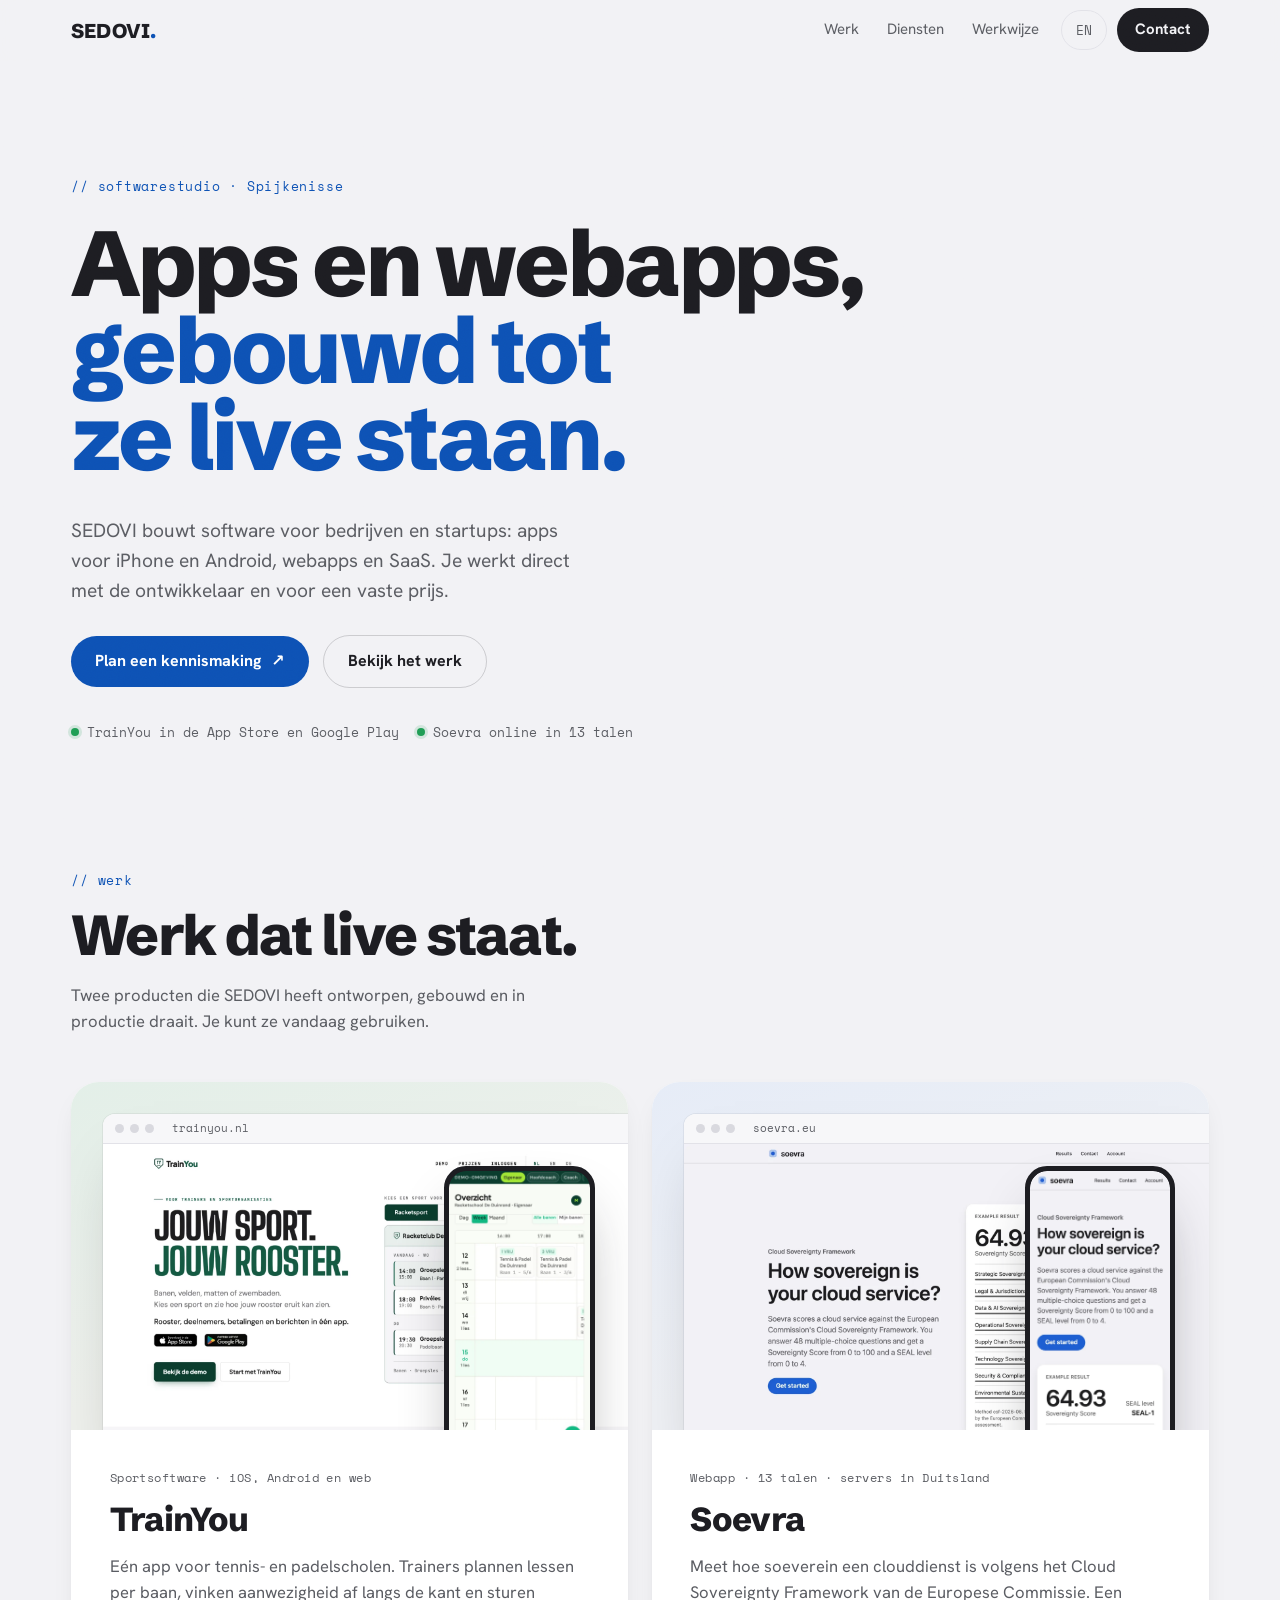
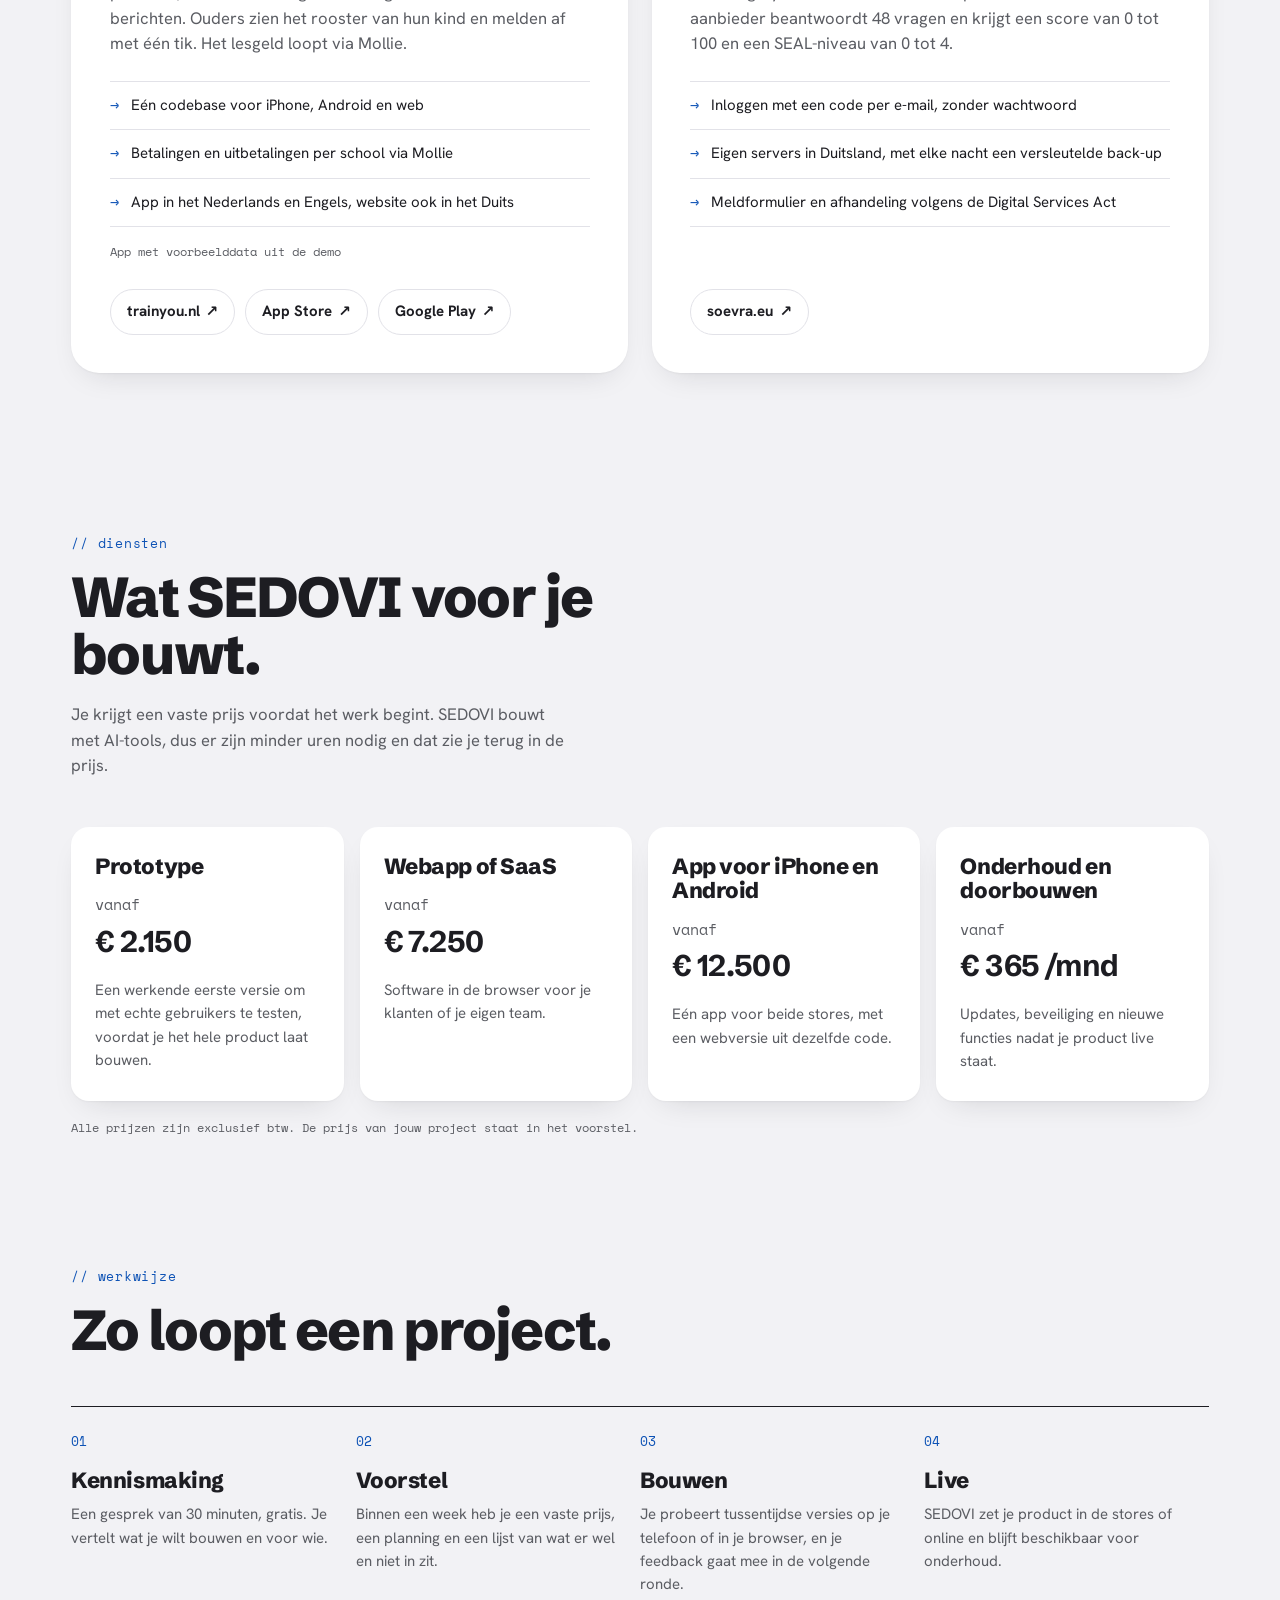
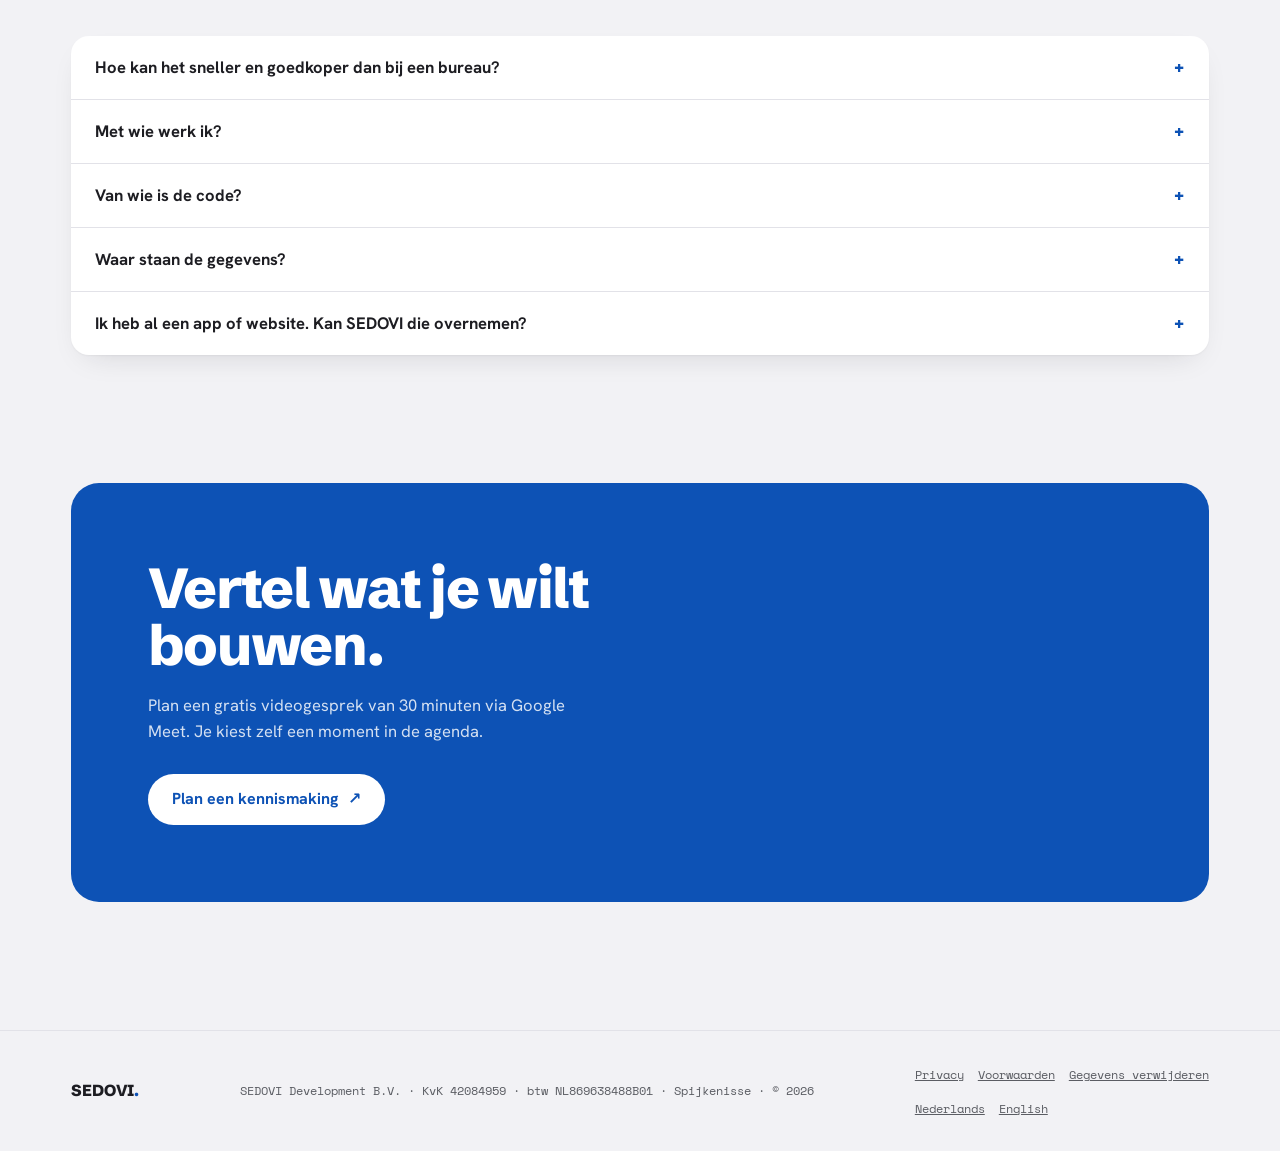
<file: index.html>
<!DOCTYPE html>
<html lang="nl">
<head>
<meta charset="utf-8">
<meta name="viewport" content="width=device-width, initial-scale=1">
<title>SEDOVI · Apps en webapps, gebouwd tot ze live staan</title>
<meta name="description" content="SEDOVI bouwt apps voor iPhone en Android, webapps en SaaS voor bedrijven en startups. Vaste prijs, en je werkt direct met de ontwikkelaar.">
<meta name="theme-color" content="#0d52b5">
<meta property="og:type" content="website">
<meta property="og:site_name" content="SEDOVI">
<meta property="og:locale" content="nl_NL">
<meta property="og:title" content="SEDOVI · Apps en webapps, gebouwd tot ze live staan">
<meta property="og:description" content="Apps voor iPhone en Android, webapps en SaaS. Vaste prijs en direct contact met de ontwikkelaar.">
<meta property="og:url" content="https://sedovi.nl/">
<meta property="og:image" content="https://sedovi.nl/og.png">
<meta property="og:image:width" content="1200">
<meta property="og:image:height" content="630">
<meta name="twitter:card" content="summary_large_image">
<link rel="canonical" href="https://sedovi.nl/">
<link rel="alternate" hreflang="nl" href="https://sedovi.nl/">
<link rel="alternate" hreflang="en" href="https://sedovi.nl/en/">
<link rel="alternate" hreflang="x-default" href="https://sedovi.nl/">
<link rel="icon" href="data:image/svg+xml,%3Csvg xmlns='http://www.w3.org/2000/svg' viewBox='0 0 64 64'%3E%3Crect width='64' height='64' rx='14' fill='%230d52b5'/%3E%3Ctext x='32' y='45' font-family='Arial, sans-serif' font-size='40' font-weight='bold' fill='%23ffffff' text-anchor='middle'%3ES%3C/text%3E%3C/svg%3E">
<link rel="preconnect" href="https://fonts.googleapis.com">
<link rel="preconnect" href="https://fonts.gstatic.com" crossorigin>
<link href="https://fonts.googleapis.com/css2?family=Hanken+Grotesk:wght@400;700&family=Schibsted+Grotesk:wght@800&family=Space+Mono&display=swap" rel="stylesheet">
<link rel="stylesheet" href="/assets/site.css">
</head>
<body>
<a class="skip" href="#werk">Naar het werk</a>
<div class="grain" aria-hidden="true"></div>

<header class="top">
  <div class="wrap">
    <a href="#top" class="logo" aria-label="SEDOVI, naar boven">SEDOVI<span class="dot">.</span></a>
    <nav class="nav" aria-label="Hoofdmenu">
      <a class="sec" href="#werk">Werk</a>
      <a class="sec" href="#diensten">Diensten</a>
      <a class="sec" href="#werkwijze">Werkwijze</a>
      <a class="lang" href="/en/" hreflang="en" lang="en" aria-label="English version">EN</a>
      <a class="cta" href="mailto:developer@sedovi.nl">Contact</a>
    </nav>
  </div>
</header>

<main id="top">
  <div class="hero">
    <div class="hero-content">
      <p class="eyebrow">// softwarestudio · Spijkenisse</p>
      <h1>
        <span data-split>Apps en webapps,</span>
        <span data-split class="accent">gebouwd tot ze live staan.</span>
      </h1>
      <p class="sub">SEDOVI bouwt software voor bedrijven en startups: apps voor iPhone en Android, webapps en SaaS. Je werkt direct met de ontwikkelaar en voor een vaste prijs.</p>
      <div class="actions">
        <a href="https://calendar.app.google/vygYryYrwR2n76nS7" class="btn" target="_blank" rel="noopener">Plan een kennismaking <span aria-hidden="true">↗</span></a>
        <a href="#werk" class="btn ghost">Bekijk het werk</a>
      </div>
      <ul class="live" aria-label="Nu live">
        <li>TrainYou in de App Store en Google Play</li>
        <li>Soevra online in 13 talen</li>
      </ul>
    </div>
  </div>

  <section class="block" id="werk" aria-labelledby="werk-titel">
    <div class="wrap">
      <div class="rail-head">
        <div>
          <p class="kicker">// werk</p>
          <h2 id="werk-titel">Werk dat live staat.</h2>
          <p class="lede">Twee producten die SEDOVI heeft ontworpen, gebouwd en in productie draait. Je kunt ze vandaag gebruiken.</p>
        </div>
        <div class="rail-nav" hidden>
          <button type="button" class="prev" aria-label="Vorig project" aria-controls="projecten"><span aria-hidden="true">←</span></button>
          <button type="button" class="next" aria-label="Volgend project" aria-controls="projecten"><span aria-hidden="true">→</span></button>
        </div>
      </div>

      <div class="projects" id="projecten" role="region" aria-label="Projecten" tabindex="0">
        <article class="project">
          <div class="body">
            <p class="tag">Sportsoftware · iOS, Android en web</p>
            <h3>TrainYou</h3>
            <p class="desc">Eén app voor tennis- en padelscholen. Trainers plannen lessen per baan, vinken aanwezigheid af langs de kant en sturen berichten. Ouders zien het rooster van hun kind en melden af met één tik. Het lesgeld loopt via Mollie.</p>
            <ul class="facts">
              <li>Eén codebase voor iPhone, Android en web</li>
              <li>Betalingen en uitbetalingen per school via Mollie</li>
              <li>App in het Nederlands en Engels, website ook in het Duits</li>
            </ul>
            <p class="note">App met voorbeelddata uit de demo</p>
            <div class="links">
              <a href="https://trainyou.nl/" rel="noopener">trainyou.nl <span aria-hidden="true">↗</span></a>
              <a href="https://apps.apple.com/nl/app/trainyou/id6775515271" rel="noopener">App Store <span aria-hidden="true">↗</span></a>
              <a href="https://play.google.com/store/apps/details?id=nl.trainyou.app" rel="noopener">Google Play <span aria-hidden="true">↗</span></a>
            </div>
          </div>
          <div class="media green">
            <div class="browser">
              <div class="bar" aria-hidden="true"><i></i><i></i><i></i><span>trainyou.nl</span></div>
              <img src="/assets/work/trainyou-web.webp" width="1600" height="1000" loading="lazy" alt="Homepagina van trainyou.nl met de kop 'Jouw sport. Jouw rooster.' en een voorbeeldrooster van een racketclub.">
            </div>
            <div class="phone">
              <img src="/assets/work/trainyou-app.webp" width="600" height="1298" loading="lazy" alt="TrainYou-app op de telefoon: weekoverzicht van een tennisschool met lessen per baan en vrije plekken.">
            </div>
          </div>
        </article>

        <article class="project">
          <div class="body">
            <p class="tag">Webapp · 13 talen · servers in Duitsland</p>
            <h3>Soevra</h3>
            <p class="desc">Meet hoe soeverein een clouddienst is volgens het Cloud Sovereignty Framework van de Europese Commissie. Een aanbieder beantwoordt 48 vragen en krijgt een score van 0 tot 100 en een SEAL-niveau van 0 tot 4.</p>
            <ul class="facts">
              <li>Inloggen met een code per e-mail, zonder wachtwoord</li>
              <li>Eigen servers in Duitsland, met elke nacht een versleutelde back-up</li>
              <li>Meldformulier en afhandeling volgens de Digital Services Act</li>
            </ul>
            <div class="links">
              <a href="https://soevra.eu/" rel="noopener">soevra.eu <span aria-hidden="true">↗</span></a>
            </div>
          </div>
          <div class="media">
            <div class="browser">
              <div class="bar" aria-hidden="true"><i></i><i></i><i></i><span>soevra.eu</span></div>
              <img src="/assets/work/soevra-web.webp" width="1600" height="1000" loading="lazy" alt="Homepagina van soevra.eu met de vraag 'How sovereign is your cloud service?' en een voorbeeldresultaat met score 64,93 en niveau SEAL-1.">
            </div>
            <div class="phone">
              <img src="/assets/work/soevra-mobile.webp" width="600" height="1298" loading="lazy" alt="Soevra op de telefoon: dezelfde homepagina in een smalle weergave.">
            </div>
          </div>
        </article>
      </div>
    </div>
  </section>

  <section class="block" id="diensten" aria-labelledby="diensten-titel">
    <div class="wrap">
      <p class="kicker">// diensten</p>
      <h2 id="diensten-titel">Wat SEDOVI voor je bouwt.</h2>
      <p class="lede">Je krijgt een vaste prijs voordat het werk begint. SEDOVI bouwt met AI-tools, dus er zijn minder uren nodig en dat zie je terug in de prijs.</p>
      <div class="services">
        <article class="service">
          <h3>Prototype</h3>
          <p class="price">vanaf<strong>€ 2.150</strong></p>
          <p>Een werkende eerste versie om met echte gebruikers te testen, voordat je het hele product laat bouwen.</p>
        </article>
        <article class="service">
          <h3>Webapp of SaaS</h3>
          <p class="price">vanaf<strong>€ 7.250</strong></p>
          <p>Software in de browser voor je klanten of je eigen team.</p>
        </article>
        <article class="service">
          <h3>App voor iPhone en Android</h3>
          <p class="price">vanaf<strong>€ 12.500</strong></p>
          <p>Eén app voor beide stores, met een webversie uit dezelfde code.</p>
        </article>
        <article class="service">
          <h3>Onderhoud en doorbouwen</h3>
          <p class="price">vanaf<strong>€ 365 /mnd</strong></p>
          <p>Updates, beveiliging en nieuwe functies nadat je product live staat.</p>
        </article>
      </div>
      <p class="fineprint">Alle prijzen zijn exclusief btw. De prijs van jouw project staat in het voorstel.</p>
    </div>
  </section>

  <section class="block" id="werkwijze" aria-labelledby="werkwijze-titel">
    <div class="wrap">
      <p class="kicker">// werkwijze</p>
      <h2 id="werkwijze-titel">Zo loopt een project.</h2>
      <ol class="steps">
        <li><h3>Kennismaking</h3><p>Een gesprek van 30 minuten, gratis. Je vertelt wat je wilt bouwen en voor wie.</p></li>
        <li><h3>Voorstel</h3><p>Binnen een week heb je een vaste prijs, een planning en een lijst van wat er wel en niet in zit.</p></li>
        <li><h3>Bouwen</h3><p>Je probeert tussentijdse versies op je telefoon of in je browser, en je feedback gaat mee in de volgende ronde.</p></li>
        <li><h3>Live</h3><p>SEDOVI zet je product in de stores of online en blijft beschikbaar voor onderhoud.</p></li>
      </ol>

      <div class="faq">
        <details>
          <summary>Hoe kan het sneller en goedkoper dan bij een bureau?</summary>
          <p>SEDOVI bouwt met AI-tools voor code, tests en reviews. Routinewerk gaat daardoor sneller, dus je betaalt minder uren. Elke wijziging gaat door automatische tests en een review voordat hij live gaat.</p>
        </details>
        <details>
          <summary>Met wie werk ik?</summary>
          <p>Met de ontwikkelaar die je product bouwt. Er zit geen accountmanager of projectleider tussen.</p>
        </details>
        <details>
          <summary>Van wie is de code?</summary>
          <p>Van jou, zodra de laatste factuur betaald is. Je krijgt de broncode en de accounts voor de stores, de hosting en de betalingen.</p>
        </details>
        <details>
          <summary>Waar staan de gegevens?</summary>
          <p>Bij voorkeur in de EU. Soevra draait bijvoorbeeld op servers in Duitsland. In het voorstel staat waar jouw data komt te staan.</p>
        </details>
        <details>
          <summary>Ik heb al een app of website. Kan SEDOVI die overnemen?</summary>
          <p>Ja. Je krijgt eerst een korte doorlichting van de code: wat goed werkt, wat eerst moet en wat het kost.</p>
        </details>
      </div>
    </div>
  </section>

  <section id="contact" aria-labelledby="contact-titel">
    <div class="wrap">
      <div class="contact-panel">
        <h2 id="contact-titel">Vertel wat je wilt bouwen.</h2>
        <p>Plan een gratis videogesprek van 30 minuten via Google Meet. Je kiest zelf een moment in de agenda.</p>
        <div class="actions">
          <a href="https://calendar.app.google/vygYryYrwR2n76nS7" class="btn" target="_blank" rel="noopener">Plan een kennismaking <span aria-hidden="true">↗</span></a>
        </div>
      </div>
    </div>
  </section>
</main>

<footer>
  <div class="wrap">
    <div class="logo">SEDOVI<span class="dot">.</span></div>
    <small>SEDOVI Development B.V. · KvK 42084959 · btw NL869638488B01 · Spijkenisse · © 2026</small>
    <div class="foot-nav">
      <nav aria-label="Juridisch"><a href="/privacy">Privacy</a><a href="/terms">Voorwaarden</a><a href="/data-deletion">Gegevens verwijderen</a></nav>
      <nav aria-label="Taal"><a href="/" aria-current="page">Nederlands</a><a href="/en/" hreflang="en" lang="en">English</a></nav>
    </div>
  </div>
</footer>

<dialog class="sheet" id="contact-form" aria-labelledby="cf-title">
  <form class="cf" action="https://sedovi.net/contact.php" method="POST" data-sending="Bezig met versturen…">
    <div class="cf-head">
      <h2 id="cf-title">Neem contact op</h2>
      <button type="button" class="cf-close" data-close aria-label="Sluiten"><span aria-hidden="true">✕</span></button>
    </div>
    <p class="cf-sub">Je bericht komt direct bij de ontwikkelaar binnen. Liever een gesprek? <a href="https://calendar.app.google/vygYryYrwR2n76nS7" target="_blank" rel="noopener">Plan een kennismaking</a>.</p>
    <input type="hidden" name="lang" value="nl">
    <input type="checkbox" name="botcheck" class="bot" tabindex="-1" autocomplete="off" aria-hidden="true">
    <label>Naam<input name="name" autocomplete="name" required></label>
    <label>E-mail<input type="email" name="email" autocomplete="email" required></label>
    <label>Bedrijf <span>optioneel</span><input name="company" autocomplete="organization"></label>
    <label>Soort project<select name="project">
          <option>Weet ik nog niet</option>
          <option>Prototype</option>
          <option>Webapp of SaaS</option>
          <option>App voor iPhone en Android</option>
          <option>Onderhoud en doorbouwen</option>
        </select></label>
    <label>Wat wil je bouwen?<textarea name="message" rows="5" required></textarea></label>
    <p class="cf-privacy">Je gegevens gaan rechtstreeks naar SEDOVI en worden alleen gebruikt om je te antwoorden.</p>
    <p class="cf-error" role="alert" hidden>Versturen lukte niet. Mail je bericht naar <a href="mailto:developer@sedovi.nl">developer@sedovi.nl</a>.</p>
    <div class="cf-actions">
      <button type="submit" class="btn">Verstuur</button>
      <p class="cf-status" role="status" aria-live="polite"></p>
    </div>
  </form>
  <div class="cf-done" hidden>
    <h2 tabindex="-1">Bedankt.</h2>
    <p>Je bericht is verstuurd naar SEDOVI.</p>
    <button type="button" class="btn" data-close>Sluiten</button>
  </div>
</dialog>

<script src="/assets/site.js" defer></script>
</body>
</html>
</file>
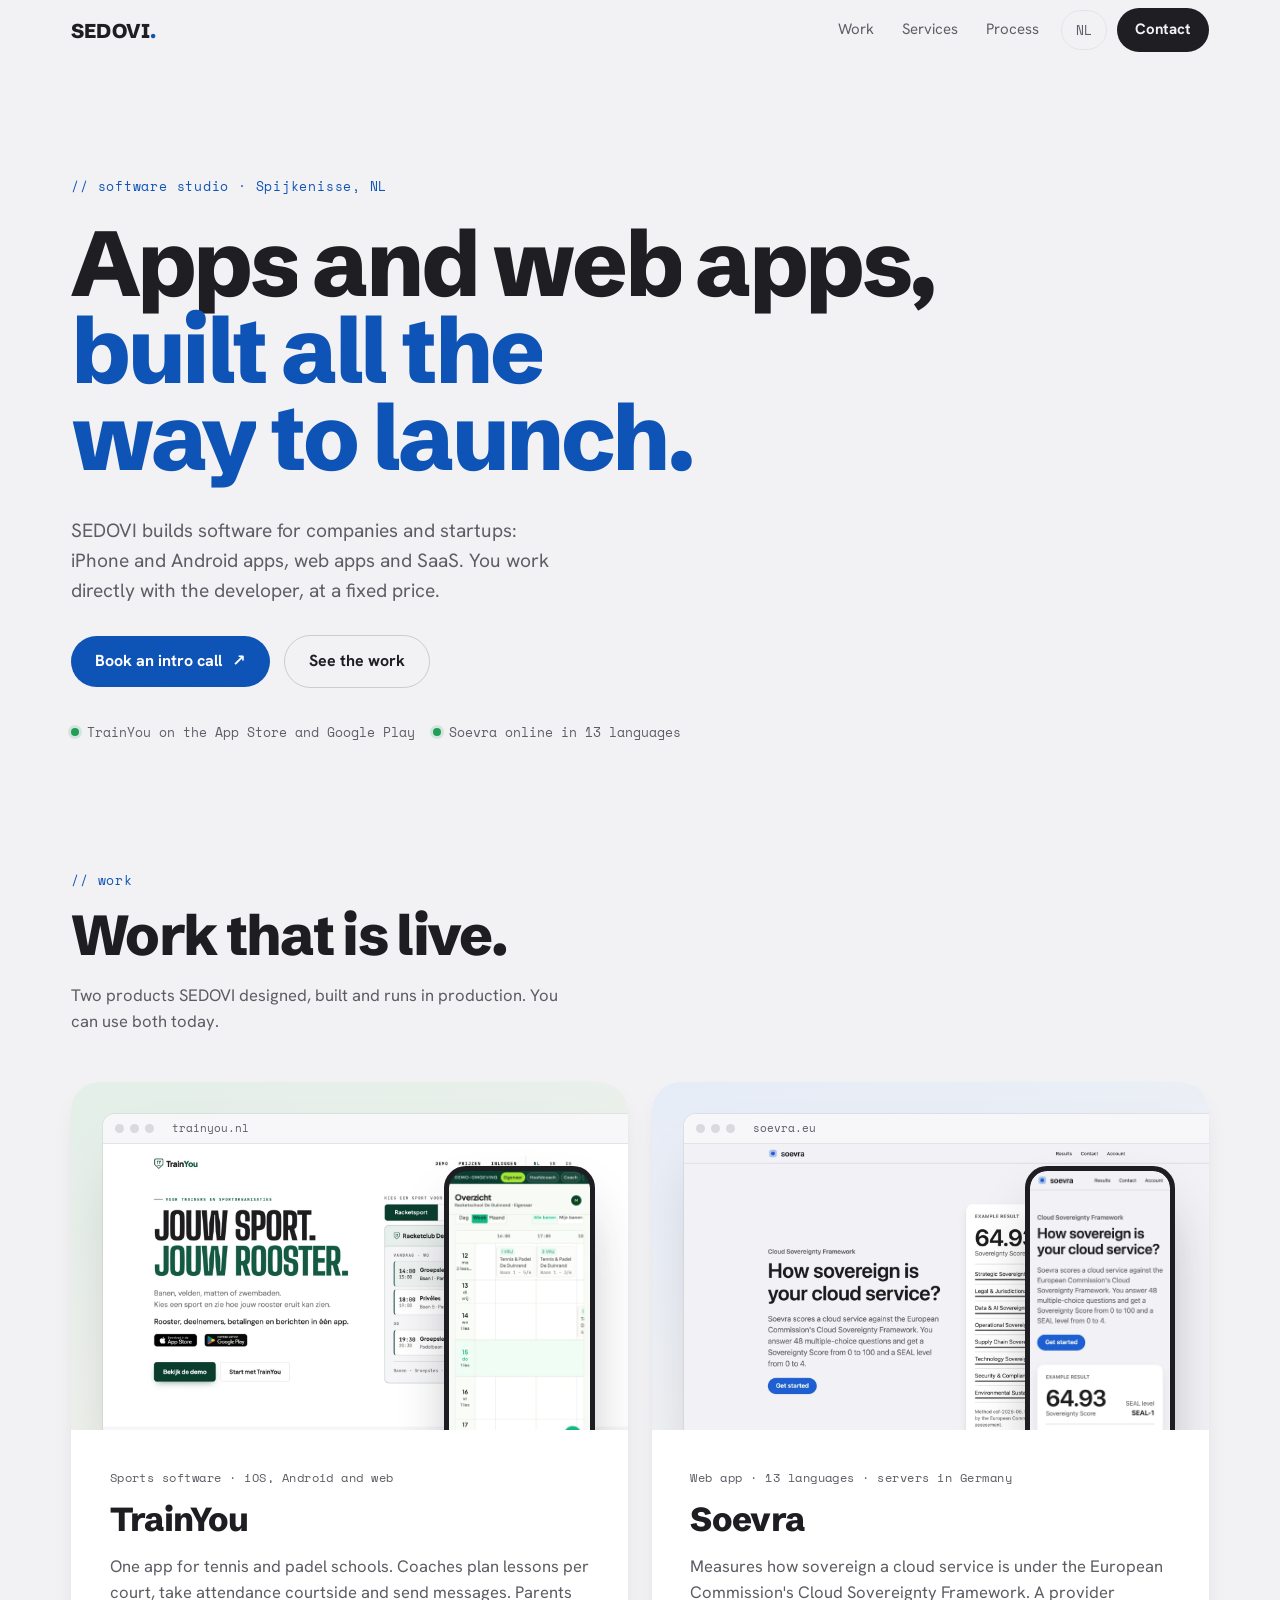
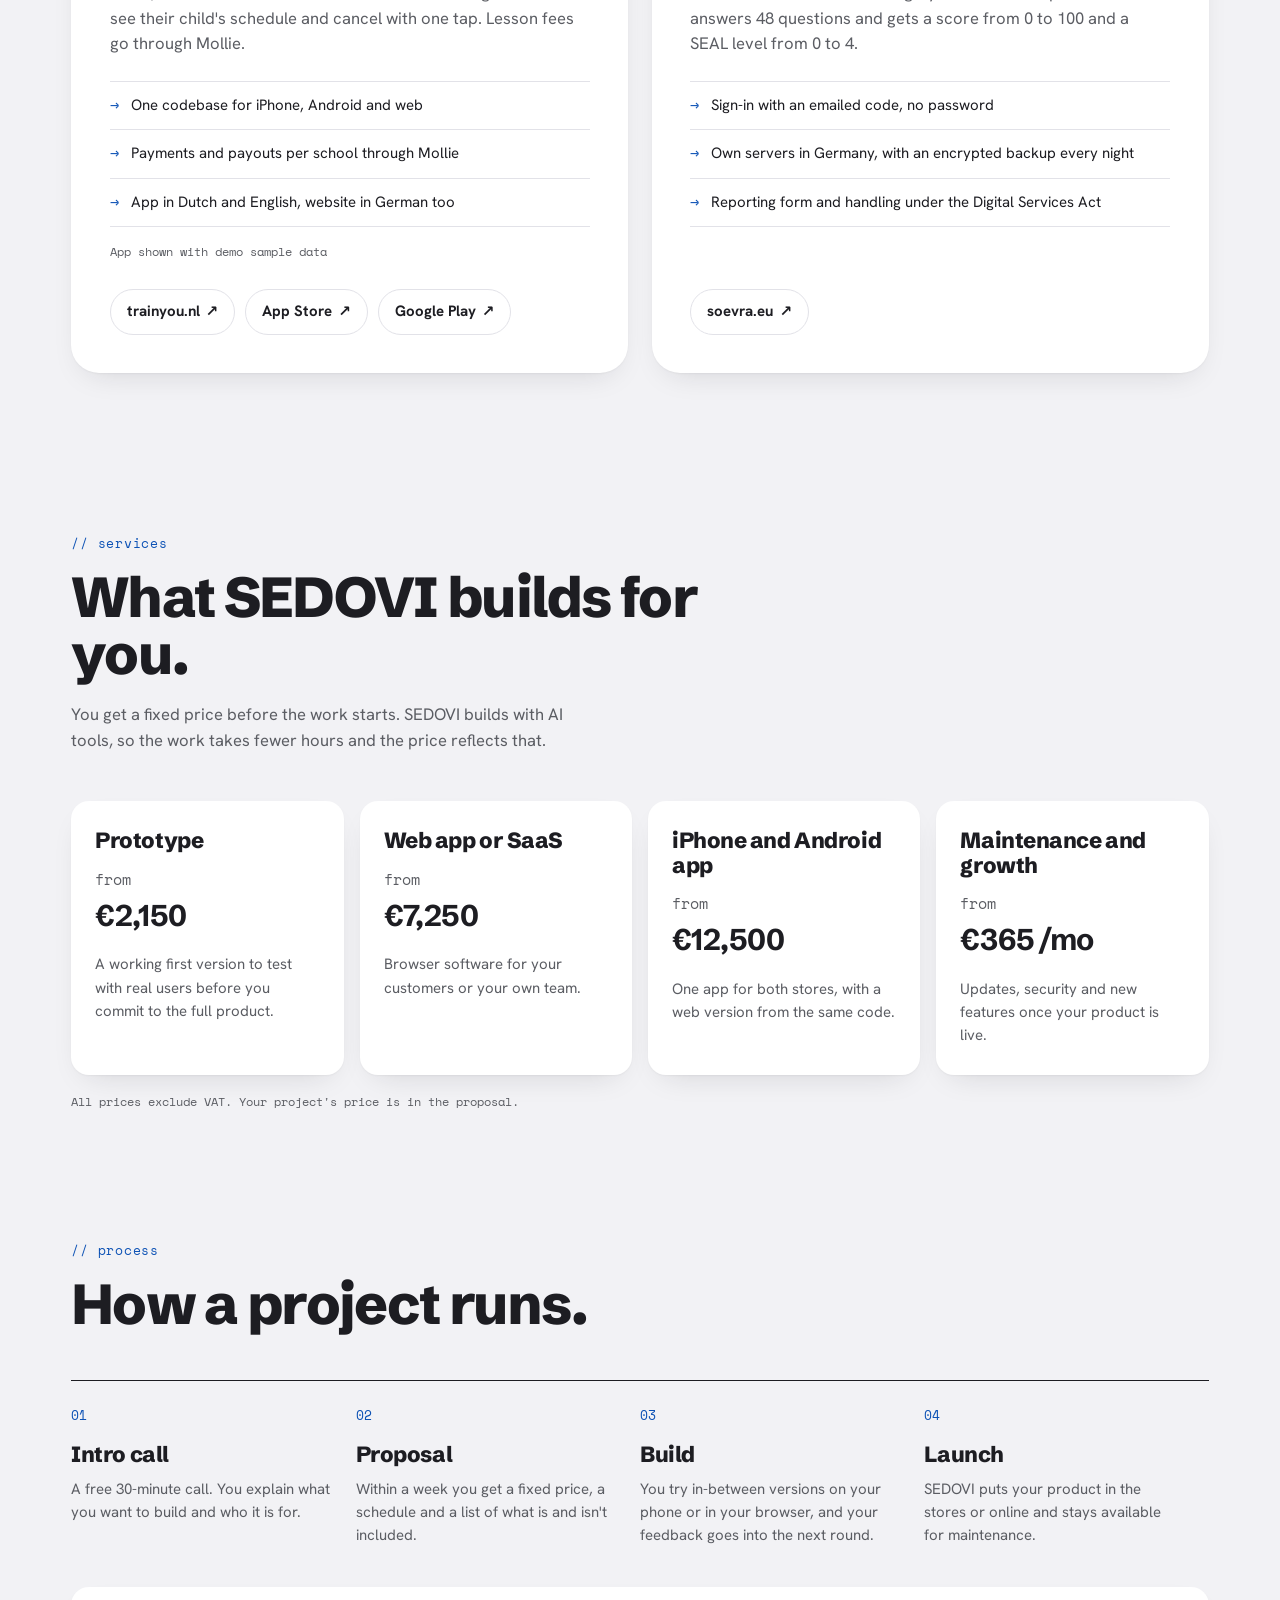
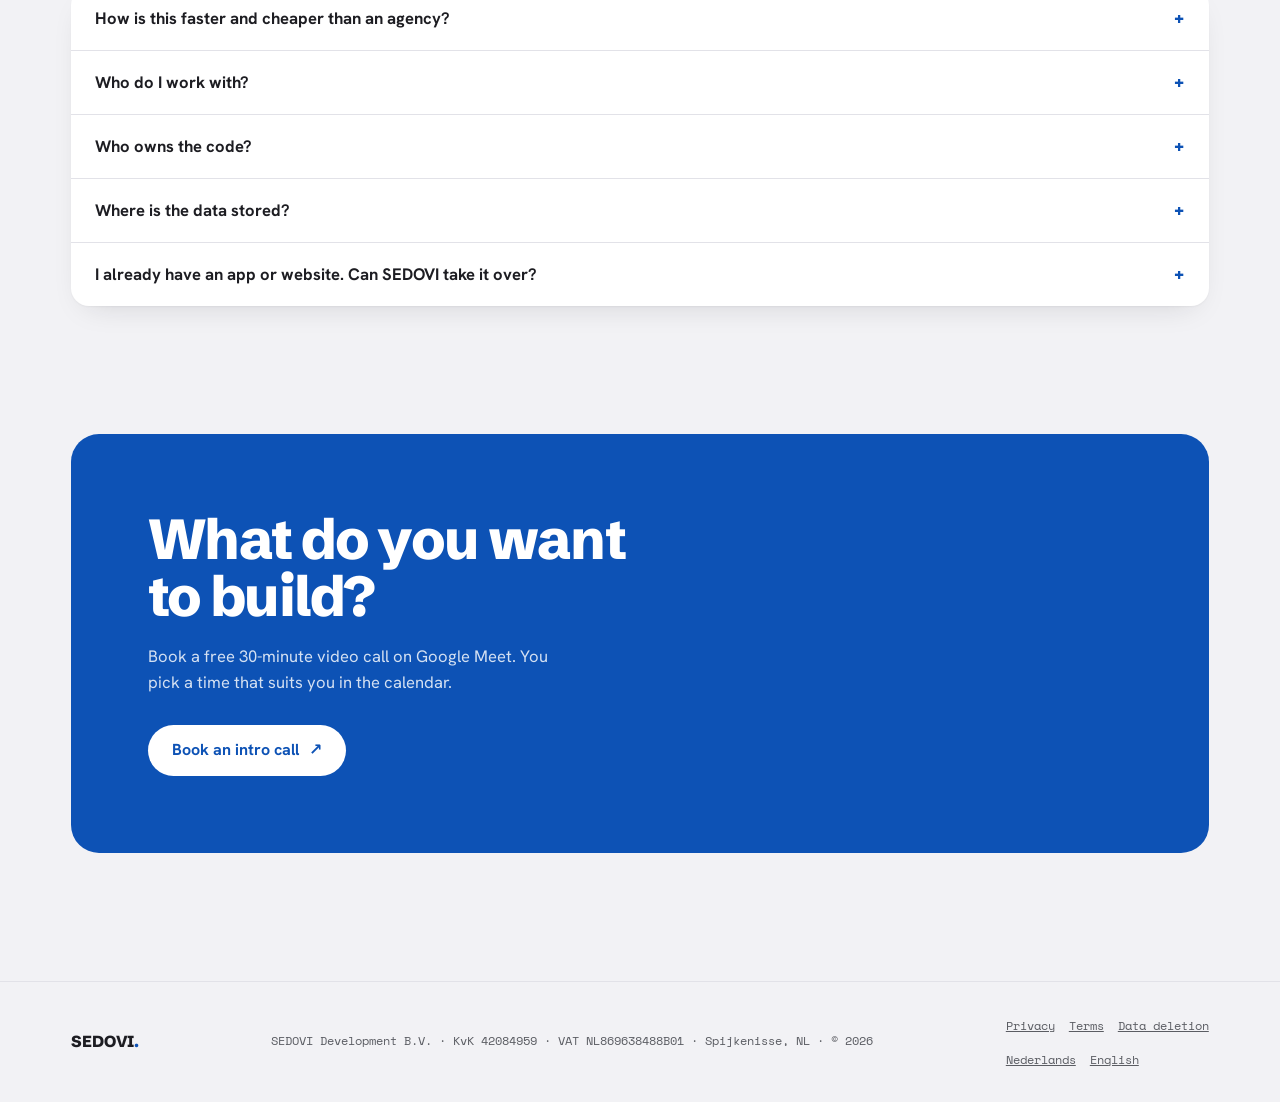
<file: en/index.html>
<!DOCTYPE html>
<html lang="en">
<head>
<meta charset="utf-8">
<meta name="viewport" content="width=device-width, initial-scale=1">
<title>SEDOVI · Apps and web apps, built all the way to launch</title>
<meta name="description" content="SEDOVI builds iPhone and Android apps, web apps and SaaS for companies and startups. Fixed price, and you work directly with the developer.">
<meta name="theme-color" content="#0d52b5">
<meta property="og:type" content="website">
<meta property="og:site_name" content="SEDOVI">
<meta property="og:locale" content="en_GB">
<meta property="og:title" content="SEDOVI · Apps and web apps, built all the way to launch">
<meta property="og:description" content="iPhone and Android apps, web apps and SaaS. Fixed price and direct contact with the developer.">
<meta property="og:url" content="https://sedovi.nl/en/">
<meta property="og:image" content="https://sedovi.nl/og.png">
<meta property="og:image:width" content="1200">
<meta property="og:image:height" content="630">
<meta name="twitter:card" content="summary_large_image">
<link rel="canonical" href="https://sedovi.nl/en/">
<link rel="alternate" hreflang="nl" href="https://sedovi.nl/">
<link rel="alternate" hreflang="en" href="https://sedovi.nl/en/">
<link rel="alternate" hreflang="x-default" href="https://sedovi.nl/">
<link rel="icon" href="data:image/svg+xml,%3Csvg xmlns='http://www.w3.org/2000/svg' viewBox='0 0 64 64'%3E%3Crect width='64' height='64' rx='14' fill='%230d52b5'/%3E%3Ctext x='32' y='45' font-family='Arial, sans-serif' font-size='40' font-weight='bold' fill='%23ffffff' text-anchor='middle'%3ES%3C/text%3E%3C/svg%3E">
<link rel="preconnect" href="https://fonts.googleapis.com">
<link rel="preconnect" href="https://fonts.gstatic.com" crossorigin>
<link href="https://fonts.googleapis.com/css2?family=Hanken+Grotesk:wght@400;700&family=Schibsted+Grotesk:wght@800&family=Space+Mono&display=swap" rel="stylesheet">
<link rel="stylesheet" href="/assets/site.css">
</head>
<body>
<a class="skip" href="#work">Skip to the work</a>
<div class="grain" aria-hidden="true"></div>

<header class="top">
  <div class="wrap">
    <a href="#top" class="logo" aria-label="SEDOVI, back to top">SEDOVI<span class="dot">.</span></a>
    <nav class="nav" aria-label="Main menu">
      <a class="sec" href="#work">Work</a>
      <a class="sec" href="#services">Services</a>
      <a class="sec" href="#process">Process</a>
      <a class="lang" href="/" hreflang="nl" lang="nl" aria-label="Nederlandse versie">NL</a>
      <a class="cta" href="mailto:developer@sedovi.nl">Contact</a>
    </nav>
  </div>
</header>

<main id="top">
  <div class="hero">
    <div class="hero-content">
      <p class="eyebrow">// software studio · Spijkenisse, NL</p>
      <h1>
        <span data-split>Apps and web apps,</span>
        <span data-split class="accent">built all the way to launch.</span>
      </h1>
      <p class="sub">SEDOVI builds software for companies and startups: iPhone and Android apps, web apps and SaaS. You work directly with the developer, at a fixed price.</p>
      <div class="actions">
        <a href="https://calendar.app.google/vygYryYrwR2n76nS7" class="btn" target="_blank" rel="noopener">Book an intro call <span aria-hidden="true">↗</span></a>
        <a href="#work" class="btn ghost">See the work</a>
      </div>
      <ul class="live" aria-label="Live now">
        <li>TrainYou on the App Store and Google Play</li>
        <li>Soevra online in 13 languages</li>
      </ul>
    </div>
  </div>

  <section class="block" id="work" aria-labelledby="work-title">
    <div class="wrap">
      <div class="rail-head">
        <div>
          <p class="kicker">// work</p>
          <h2 id="work-title">Work that is live.</h2>
          <p class="lede">Two products SEDOVI designed, built and runs in production. You can use both today.</p>
        </div>
        <div class="rail-nav" hidden>
          <button type="button" class="prev" aria-label="Previous project" aria-controls="projects"><span aria-hidden="true">←</span></button>
          <button type="button" class="next" aria-label="Next project" aria-controls="projects"><span aria-hidden="true">→</span></button>
        </div>
      </div>

      <div class="projects" id="projects" role="region" aria-label="Projects" tabindex="0">
        <article class="project">
          <div class="body">
            <p class="tag">Sports software · iOS, Android and web</p>
            <h3>TrainYou</h3>
            <p class="desc">One app for tennis and padel schools. Coaches plan lessons per court, take attendance courtside and send messages. Parents see their child's schedule and cancel with one tap. Lesson fees go through Mollie.</p>
            <ul class="facts">
              <li>One codebase for iPhone, Android and web</li>
              <li>Payments and payouts per school through Mollie</li>
              <li>App in Dutch and English, website in German too</li>
            </ul>
            <p class="note">App shown with demo sample data</p>
            <div class="links">
              <a href="https://trainyou.nl/" rel="noopener">trainyou.nl <span aria-hidden="true">↗</span></a>
              <a href="https://apps.apple.com/nl/app/trainyou/id6775515271" rel="noopener">App Store <span aria-hidden="true">↗</span></a>
              <a href="https://play.google.com/store/apps/details?id=nl.trainyou.app" rel="noopener">Google Play <span aria-hidden="true">↗</span></a>
            </div>
          </div>
          <div class="media green">
            <div class="browser">
              <div class="bar" aria-hidden="true"><i></i><i></i><i></i><span>trainyou.nl</span></div>
              <img src="/assets/work/trainyou-web.webp" width="1600" height="1000" loading="lazy" alt="The trainyou.nl home page with the Dutch headline 'Your sport. Your schedule.' and a sample schedule for a racket club.">
            </div>
            <div class="phone">
              <img src="/assets/work/trainyou-app.webp" width="600" height="1298" loading="lazy" alt="The TrainYou app on a phone: a tennis school's week view with lessons per court and open spots.">
            </div>
          </div>
        </article>

        <article class="project">
          <div class="body">
            <p class="tag">Web app · 13 languages · servers in Germany</p>
            <h3>Soevra</h3>
            <p class="desc">Measures how sovereign a cloud service is under the European Commission's Cloud Sovereignty Framework. A provider answers 48 questions and gets a score from 0 to 100 and a SEAL level from 0 to 4.</p>
            <ul class="facts">
              <li>Sign-in with an emailed code, no password</li>
              <li>Own servers in Germany, with an encrypted backup every night</li>
              <li>Reporting form and handling under the Digital Services Act</li>
            </ul>
            <div class="links">
              <a href="https://soevra.eu/" rel="noopener">soevra.eu <span aria-hidden="true">↗</span></a>
            </div>
          </div>
          <div class="media">
            <div class="browser">
              <div class="bar" aria-hidden="true"><i></i><i></i><i></i><span>soevra.eu</span></div>
              <img src="/assets/work/soevra-web.webp" width="1600" height="1000" loading="lazy" alt="The soevra.eu home page asking 'How sovereign is your cloud service?' next to a sample result with a score of 64.93 and level SEAL-1.">
            </div>
            <div class="phone">
              <img src="/assets/work/soevra-mobile.webp" width="600" height="1298" loading="lazy" alt="Soevra on a phone: the same home page in a narrow layout.">
            </div>
          </div>
        </article>
      </div>
    </div>
  </section>

  <section class="block" id="services" aria-labelledby="services-title">
    <div class="wrap">
      <p class="kicker">// services</p>
      <h2 id="services-title">What SEDOVI builds for you.</h2>
      <p class="lede">You get a fixed price before the work starts. SEDOVI builds with AI tools, so the work takes fewer hours and the price reflects that.</p>
      <div class="services">
        <article class="service">
          <h3>Prototype</h3>
          <p class="price">from<strong>€2,150</strong></p>
          <p>A working first version to test with real users before you commit to the full product.</p>
        </article>
        <article class="service">
          <h3>Web app or SaaS</h3>
          <p class="price">from<strong>€7,250</strong></p>
          <p>Browser software for your customers or your own team.</p>
        </article>
        <article class="service">
          <h3>iPhone and Android app</h3>
          <p class="price">from<strong>€12,500</strong></p>
          <p>One app for both stores, with a web version from the same code.</p>
        </article>
        <article class="service">
          <h3>Maintenance and growth</h3>
          <p class="price">from<strong>€365 /mo</strong></p>
          <p>Updates, security and new features once your product is live.</p>
        </article>
      </div>
      <p class="fineprint">All prices exclude VAT. Your project's price is in the proposal.</p>
    </div>
  </section>

  <section class="block" id="process" aria-labelledby="process-title">
    <div class="wrap">
      <p class="kicker">// process</p>
      <h2 id="process-title">How a project runs.</h2>
      <ol class="steps">
        <li><h3>Intro call</h3><p>A free 30-minute call. You explain what you want to build and who it is for.</p></li>
        <li><h3>Proposal</h3><p>Within a week you get a fixed price, a schedule and a list of what is and isn't included.</p></li>
        <li><h3>Build</h3><p>You try in-between versions on your phone or in your browser, and your feedback goes into the next round.</p></li>
        <li><h3>Launch</h3><p>SEDOVI puts your product in the stores or online and stays available for maintenance.</p></li>
      </ol>

      <div class="faq">
        <details>
          <summary>How is this faster and cheaper than an agency?</summary>
          <p>SEDOVI builds with AI tools for code, tests and reviews. Routine work goes faster, so you pay for fewer hours. Every change goes through automated tests and a review before it goes live.</p>
        </details>
        <details>
          <summary>Who do I work with?</summary>
          <p>The developer who builds your product. No account manager or project manager in between.</p>
        </details>
        <details>
          <summary>Who owns the code?</summary>
          <p>You do, once the last invoice is paid. You get the source code and the accounts for the stores, hosting and payments.</p>
        </details>
        <details>
          <summary>Where is the data stored?</summary>
          <p>In the EU where possible. Soevra, for example, runs on servers in Germany. The proposal says where your data will live.</p>
        </details>
        <details>
          <summary>I already have an app or website. Can SEDOVI take it over?</summary>
          <p>Yes. You first get a short review of the code: what works, what needs fixing first and what that costs.</p>
        </details>
      </div>
    </div>
  </section>

  <section id="contact" aria-labelledby="contact-title">
    <div class="wrap">
      <div class="contact-panel">
        <h2 id="contact-title">What do you want to build?</h2>
        <p>Book a free 30-minute video call on Google Meet. You pick a time that suits you in the calendar.</p>
        <div class="actions">
          <a href="https://calendar.app.google/vygYryYrwR2n76nS7" class="btn" target="_blank" rel="noopener">Book an intro call <span aria-hidden="true">↗</span></a>
        </div>
      </div>
    </div>
  </section>
</main>

<footer>
  <div class="wrap">
    <div class="logo">SEDOVI<span class="dot">.</span></div>
    <small>SEDOVI Development B.V. · KvK 42084959 · VAT NL869638488B01 · Spijkenisse, NL · © 2026</small>
    <div class="foot-nav">
      <nav aria-label="Legal"><a href="/en/privacy">Privacy</a><a href="/en/terms">Terms</a><a href="/en/data-deletion">Data deletion</a></nav>
      <nav aria-label="Language"><a href="/" hreflang="nl" lang="nl">Nederlands</a><a href="/en/" aria-current="page">English</a></nav>
    </div>
  </div>
</footer>

<dialog class="sheet" id="contact-form" aria-labelledby="cf-title">
  <form class="cf" action="https://sedovi.net/contact.php" method="POST" data-sending="Sending…">
    <div class="cf-head">
      <h2 id="cf-title">Get in touch</h2>
      <button type="button" class="cf-close" data-close aria-label="Close"><span aria-hidden="true">✕</span></button>
    </div>
    <p class="cf-sub">Your message goes straight to the developer. Rather talk? <a href="https://calendar.app.google/vygYryYrwR2n76nS7" target="_blank" rel="noopener">Book an intro call</a>.</p>
    <input type="hidden" name="lang" value="en">
    <input type="checkbox" name="botcheck" class="bot" tabindex="-1" autocomplete="off" aria-hidden="true">
    <label>Name<input name="name" autocomplete="name" required></label>
    <label>Email<input type="email" name="email" autocomplete="email" required></label>
    <label>Company <span>optional</span><input name="company" autocomplete="organization"></label>
    <label>Type of project<select name="project">
          <option>Not sure yet</option>
          <option>Prototype</option>
          <option>Web app or SaaS</option>
          <option>iPhone and Android app</option>
          <option>Maintenance and growth</option>
        </select></label>
    <label>What do you want to build?<textarea name="message" rows="5" required></textarea></label>
    <p class="cf-privacy">Your details go straight to SEDOVI and are only used to reply to you.</p>
    <p class="cf-error" role="alert" hidden>Sending failed. Email your message to <a href="mailto:developer@sedovi.nl">developer@sedovi.nl</a>.</p>
    <div class="cf-actions">
      <button type="submit" class="btn">Send</button>
      <p class="cf-status" role="status" aria-live="polite"></p>
    </div>
  </form>
  <div class="cf-done" hidden>
    <h2 tabindex="-1">Thank you.</h2>
    <p>Your message has been sent to SEDOVI.</p>
    <button type="button" class="btn" data-close>Close</button>
  </div>
</dialog>

<script src="/assets/site.js" defer></script>
</body>
</html>
</file>
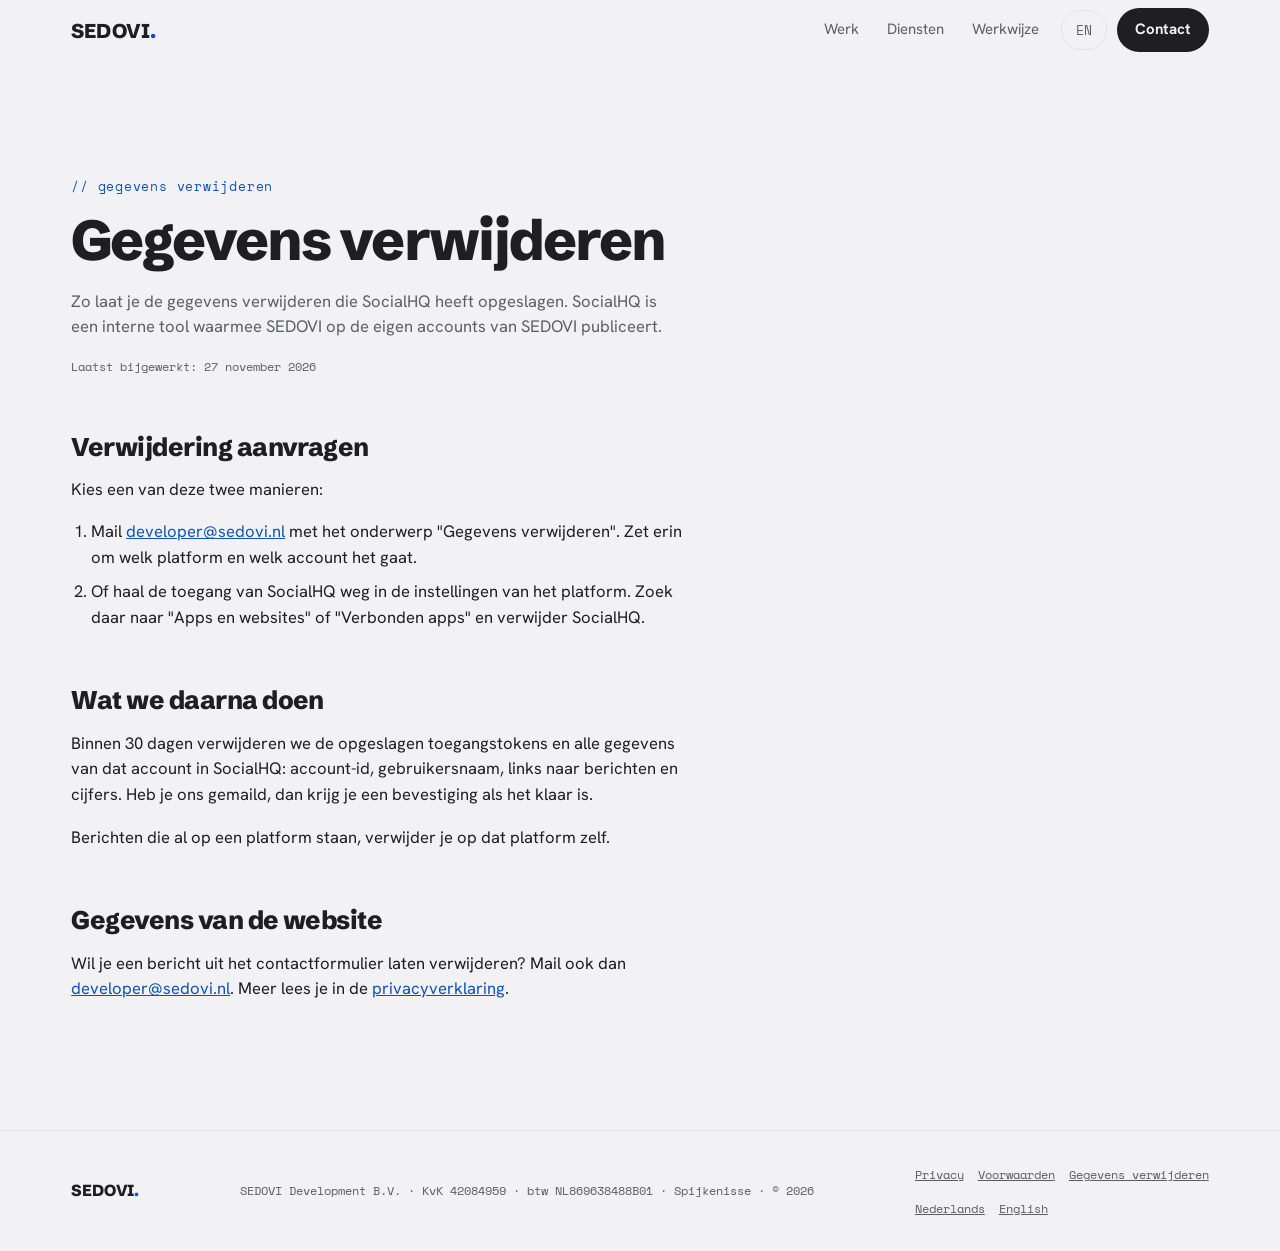
<file: data-deletion.html>
<!DOCTYPE html>
<html lang="nl">
<head>
<meta charset="utf-8">
<meta name="viewport" content="width=device-width, initial-scale=1">
<title>Gegevens verwijderen · SEDOVI</title>
<meta name="description" content="Zo laat je de gegevens verwijderen die SocialHQ van SEDOVI heeft opgeslagen.">
<meta name="theme-color" content="#0d52b5">
<meta property="og:type" content="website">
<meta property="og:site_name" content="SEDOVI">
<meta property="og:locale" content="nl_NL">
<meta property="og:title" content="Gegevens verwijderen · SEDOVI">
<meta property="og:url" content="https://sedovi.nl/data-deletion">
<link rel="canonical" href="https://sedovi.nl/data-deletion">
<link rel="alternate" hreflang="nl" href="https://sedovi.nl/data-deletion">
<link rel="alternate" hreflang="en" href="https://sedovi.nl/en/data-deletion">
<link rel="alternate" hreflang="x-default" href="https://sedovi.nl/data-deletion">
<link rel="icon" href="data:image/svg+xml,%3Csvg xmlns='http://www.w3.org/2000/svg' viewBox='0 0 64 64'%3E%3Crect width='64' height='64' rx='14' fill='%230d52b5'/%3E%3Ctext x='32' y='45' font-family='Arial, sans-serif' font-size='40' font-weight='bold' fill='%23ffffff' text-anchor='middle'%3ES%3C/text%3E%3C/svg%3E">
<link rel="preconnect" href="https://fonts.googleapis.com">
<link rel="preconnect" href="https://fonts.gstatic.com" crossorigin>
<link href="https://fonts.googleapis.com/css2?family=Hanken+Grotesk:wght@400;700&family=Schibsted+Grotesk:wght@800&family=Space+Mono&display=swap" rel="stylesheet">
<link rel="stylesheet" href="/assets/site.css">
</head>
<body>
<a class="skip" href="#inhoud">Naar de inhoud</a>
<div class="grain" aria-hidden="true"></div>

<header class="top">
  <div class="wrap">
    <a href="/" class="logo" aria-label="SEDOVI, naar de homepagina">SEDOVI<span class="dot">.</span></a>
    <nav class="nav" aria-label="Hoofdmenu">
      <a class="sec" href="/#werk">Werk</a>
      <a class="sec" href="/#diensten">Diensten</a>
      <a class="sec" href="/#werkwijze">Werkwijze</a>
      <a class="lang" href="/en/data-deletion" hreflang="en" lang="en" aria-label="English version">EN</a>
      <a class="cta" href="mailto:developer@sedovi.nl">Contact</a>
    </nav>
  </div>
</header>

<main id="inhoud" class="legal">
  <div class="wrap">
    <p class="kicker">// gegevens verwijderen</p>
    <h1>Gegevens verwijderen</h1>
    <p class="lede">Zo laat je de gegevens verwijderen die SocialHQ heeft opgeslagen. SocialHQ is een interne tool waarmee SEDOVI op de eigen accounts van SEDOVI publiceert.</p>
    <p class="fineprint">Laatst bijgewerkt: 27 november 2026</p>
    <h2>Verwijdering aanvragen</h2>
    <p>Kies een van deze twee manieren:</p>
    <ol>
      <li>Mail <a href="mailto:developer@sedovi.nl">developer@sedovi.nl</a> met het onderwerp "Gegevens verwijderen". Zet erin om welk platform en welk account het gaat.</li>
      <li>Of haal de toegang van SocialHQ weg in de instellingen van het platform. Zoek daar naar "Apps en websites" of "Verbonden apps" en verwijder SocialHQ.</li>
    </ol>

    <h2>Wat we daarna doen</h2>
    <p>Binnen 30 dagen verwijderen we de opgeslagen toegangstokens en alle gegevens van dat account in SocialHQ: account-id, gebruikersnaam, links naar berichten en cijfers. Heb je ons gemaild, dan krijg je een bevestiging als het klaar is.</p>
    <p>Berichten die al op een platform staan, verwijder je op dat platform zelf.</p>

    <h2>Gegevens van de website</h2>
    <p>Wil je een bericht uit het contactformulier laten verwijderen? Mail ook dan <a href="mailto:developer@sedovi.nl">developer@sedovi.nl</a>. Meer lees je in de <a href="/privacy">privacyverklaring</a>.</p>
  </div>
</main>

<footer>
  <div class="wrap">
    <div class="logo">SEDOVI<span class="dot">.</span></div>
    <small>SEDOVI Development B.V. · KvK 42084959 · btw NL869638488B01 · Spijkenisse · © 2026</small>
    <div class="foot-nav">
      <nav aria-label="Juridisch"><a href="/privacy">Privacy</a><a href="/terms">Voorwaarden</a><a href="/data-deletion" aria-current="page">Gegevens verwijderen</a></nav>
      <nav aria-label="Taal"><a href="/data-deletion" aria-current="page">Nederlands</a><a href="/en/data-deletion" hreflang="en" lang="en">English</a></nav>
    </div>
  </div>
</footer>

<script src="/assets/site.js" defer></script>
</body>
</html>
</file>
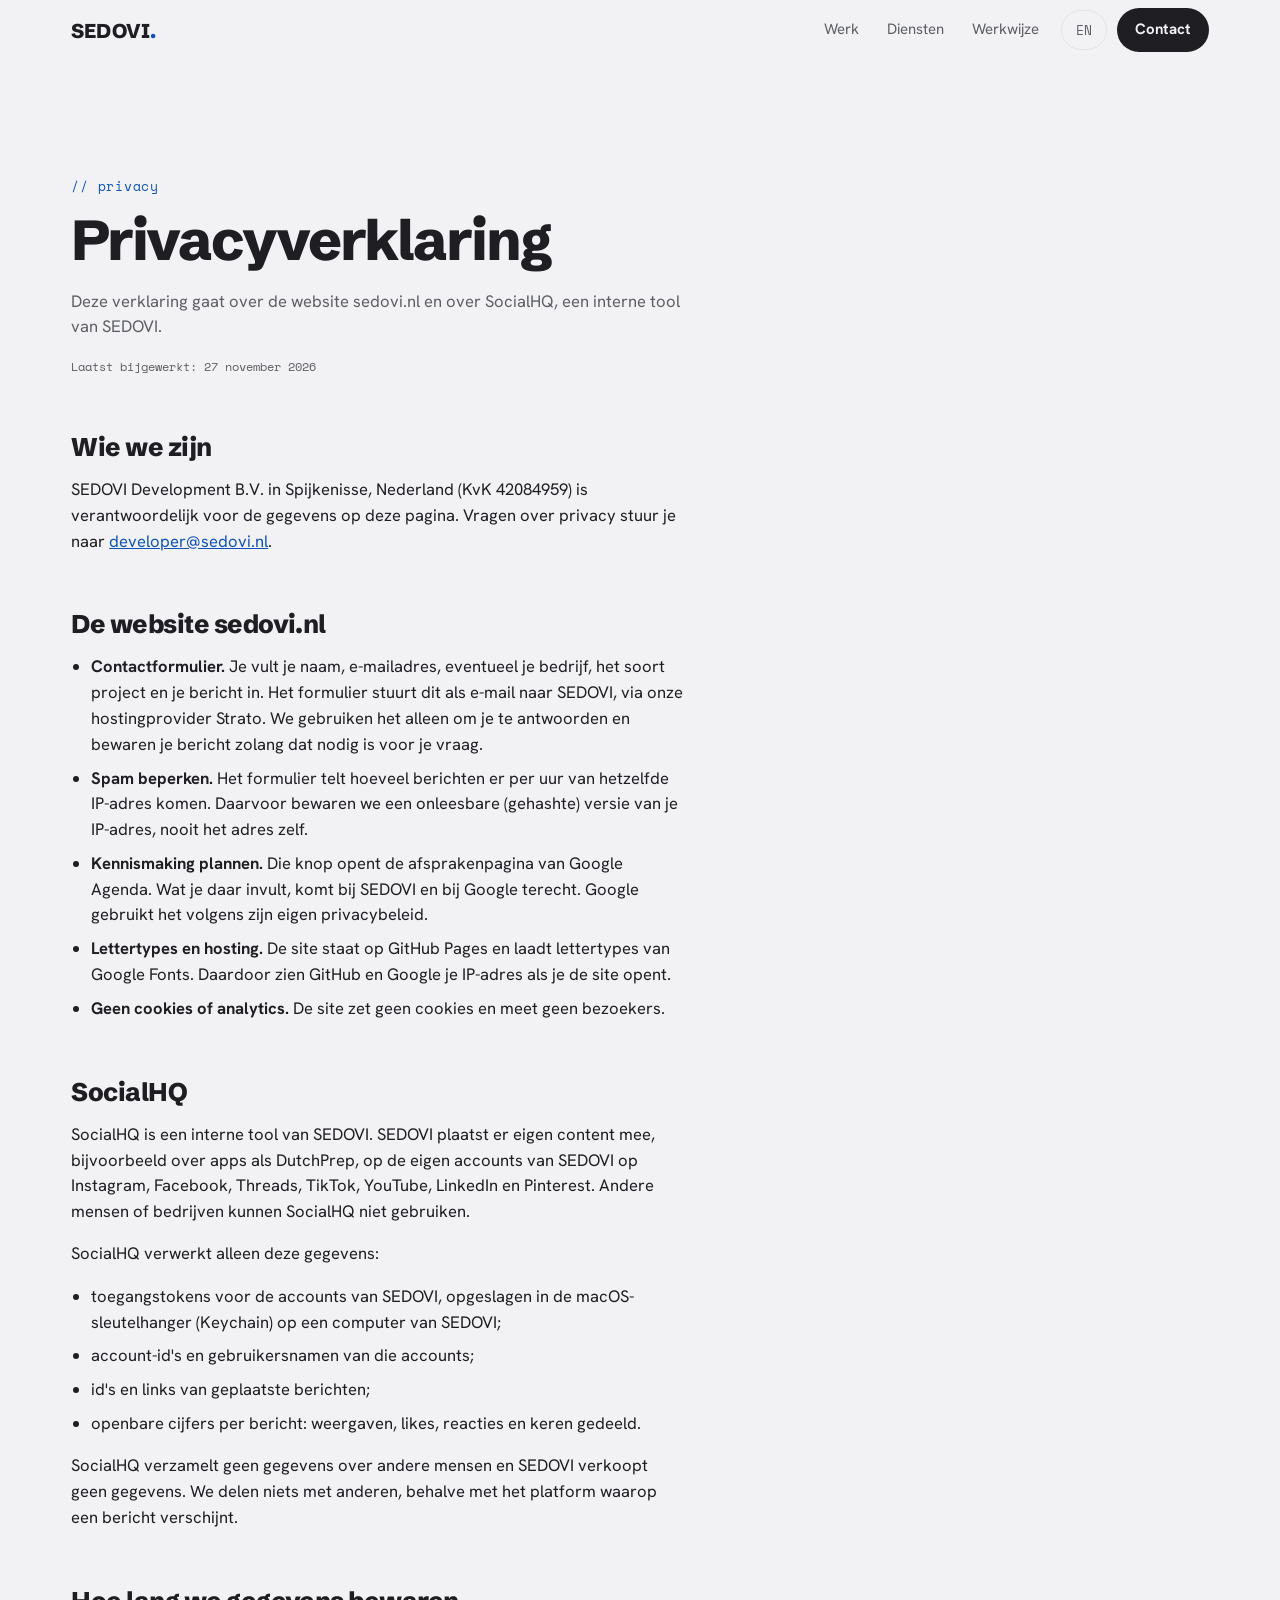
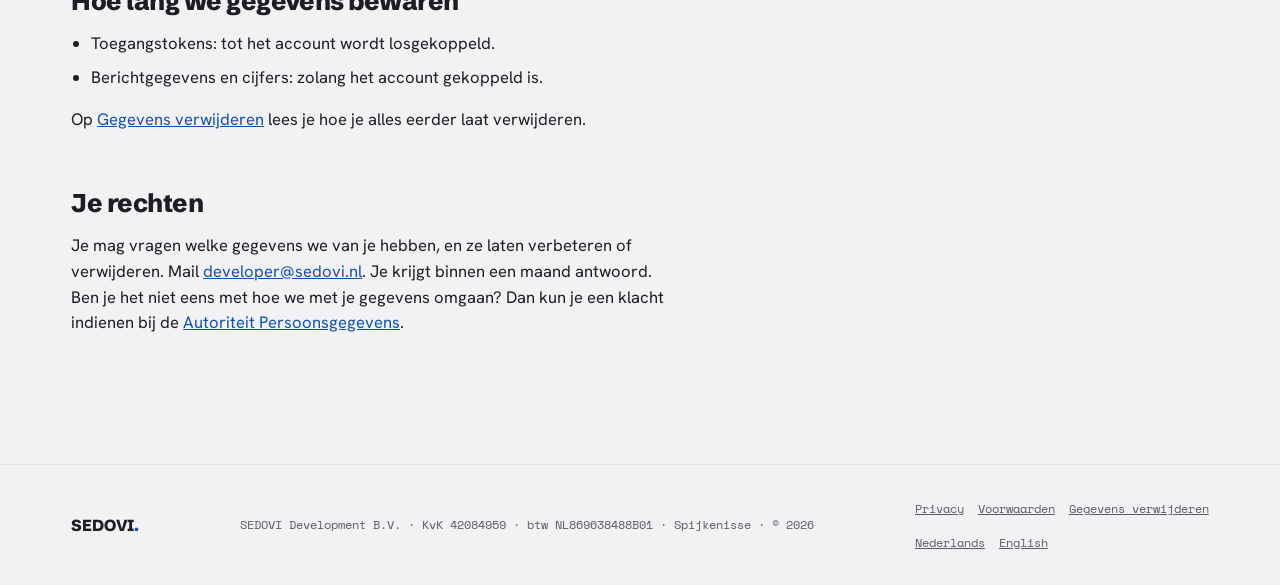
<file: privacy.html>
<!DOCTYPE html>
<html lang="nl">
<head>
<meta charset="utf-8">
<meta name="viewport" content="width=device-width, initial-scale=1">
<title>Privacyverklaring · SEDOVI</title>
<meta name="description" content="Welke gegevens SEDOVI verwerkt via sedovi.nl en de interne tool SocialHQ, en wat je rechten zijn.">
<meta name="theme-color" content="#0d52b5">
<meta property="og:type" content="website">
<meta property="og:site_name" content="SEDOVI">
<meta property="og:locale" content="nl_NL">
<meta property="og:title" content="Privacyverklaring · SEDOVI">
<meta property="og:url" content="https://sedovi.nl/privacy">
<link rel="canonical" href="https://sedovi.nl/privacy">
<link rel="alternate" hreflang="nl" href="https://sedovi.nl/privacy">
<link rel="alternate" hreflang="en" href="https://sedovi.nl/en/privacy">
<link rel="alternate" hreflang="x-default" href="https://sedovi.nl/privacy">
<link rel="icon" href="data:image/svg+xml,%3Csvg xmlns='http://www.w3.org/2000/svg' viewBox='0 0 64 64'%3E%3Crect width='64' height='64' rx='14' fill='%230d52b5'/%3E%3Ctext x='32' y='45' font-family='Arial, sans-serif' font-size='40' font-weight='bold' fill='%23ffffff' text-anchor='middle'%3ES%3C/text%3E%3C/svg%3E">
<link rel="preconnect" href="https://fonts.googleapis.com">
<link rel="preconnect" href="https://fonts.gstatic.com" crossorigin>
<link href="https://fonts.googleapis.com/css2?family=Hanken+Grotesk:wght@400;700&family=Schibsted+Grotesk:wght@800&family=Space+Mono&display=swap" rel="stylesheet">
<link rel="stylesheet" href="/assets/site.css">
</head>
<body>
<a class="skip" href="#inhoud">Naar de inhoud</a>
<div class="grain" aria-hidden="true"></div>

<header class="top">
  <div class="wrap">
    <a href="/" class="logo" aria-label="SEDOVI, naar de homepagina">SEDOVI<span class="dot">.</span></a>
    <nav class="nav" aria-label="Hoofdmenu">
      <a class="sec" href="/#werk">Werk</a>
      <a class="sec" href="/#diensten">Diensten</a>
      <a class="sec" href="/#werkwijze">Werkwijze</a>
      <a class="lang" href="/en/privacy" hreflang="en" lang="en" aria-label="English version">EN</a>
      <a class="cta" href="mailto:developer@sedovi.nl">Contact</a>
    </nav>
  </div>
</header>

<main id="inhoud" class="legal">
  <div class="wrap">
    <p class="kicker">// privacy</p>
    <h1>Privacyverklaring</h1>
    <p class="lede">Deze verklaring gaat over de website sedovi.nl en over SocialHQ, een interne tool van SEDOVI.</p>
    <p class="fineprint">Laatst bijgewerkt: 27 november 2026</p>
    <h2>Wie we zijn</h2>
    <p>SEDOVI Development B.V. in Spijkenisse, Nederland (KvK 42084959) is verantwoordelijk voor de gegevens op deze pagina. Vragen over privacy stuur je naar <a href="mailto:developer@sedovi.nl">developer@sedovi.nl</a>.</p>

    <h2>De website sedovi.nl</h2>
    <ul>
      <li><strong>Contactformulier.</strong> Je vult je naam, e-mailadres, eventueel je bedrijf, het soort project en je bericht in. Het formulier stuurt dit als e-mail naar SEDOVI, via onze hostingprovider Strato. We gebruiken het alleen om je te antwoorden en bewaren je bericht zolang dat nodig is voor je vraag.</li>
      <li><strong>Spam beperken.</strong> Het formulier telt hoeveel berichten er per uur van hetzelfde IP-adres komen. Daarvoor bewaren we een onleesbare (gehashte) versie van je IP-adres, nooit het adres zelf.</li>
      <li><strong>Kennismaking plannen.</strong> Die knop opent de afsprakenpagina van Google Agenda. Wat je daar invult, komt bij SEDOVI en bij Google terecht. Google gebruikt het volgens zijn eigen privacybeleid.</li>
      <li><strong>Lettertypes en hosting.</strong> De site staat op GitHub Pages en laadt lettertypes van Google Fonts. Daardoor zien GitHub en Google je IP-adres als je de site opent.</li>
      <li><strong>Geen cookies of analytics.</strong> De site zet geen cookies en meet geen bezoekers.</li>
    </ul>

    <h2>SocialHQ</h2>
    <p>SocialHQ is een interne tool van SEDOVI. SEDOVI plaatst er eigen content mee, bijvoorbeeld over apps als DutchPrep, op de eigen accounts van SEDOVI op Instagram, Facebook, Threads, TikTok, YouTube, LinkedIn en Pinterest. Andere mensen of bedrijven kunnen SocialHQ niet gebruiken.</p>
    <p>SocialHQ verwerkt alleen deze gegevens:</p>
    <ul>
      <li>toegangstokens voor de accounts van SEDOVI, opgeslagen in de macOS-sleutelhanger (Keychain) op een computer van SEDOVI;</li>
      <li>account-id's en gebruikersnamen van die accounts;</li>
      <li>id's en links van geplaatste berichten;</li>
      <li>openbare cijfers per bericht: weergaven, likes, reacties en keren gedeeld.</li>
    </ul>
    <p>SocialHQ verzamelt geen gegevens over andere mensen en SEDOVI verkoopt geen gegevens. We delen niets met anderen, behalve met het platform waarop een bericht verschijnt.</p>

    <h2>Hoe lang we gegevens bewaren</h2>
    <ul>
      <li>Toegangstokens: tot het account wordt losgekoppeld.</li>
      <li>Berichtgegevens en cijfers: zolang het account gekoppeld is.</li>
    </ul>
    <p>Op <a href="/data-deletion">Gegevens verwijderen</a> lees je hoe je alles eerder laat verwijderen.</p>

    <h2>Je rechten</h2>
    <p>Je mag vragen welke gegevens we van je hebben, en ze laten verbeteren of verwijderen. Mail <a href="mailto:developer@sedovi.nl">developer@sedovi.nl</a>. Je krijgt binnen een maand antwoord. Ben je het niet eens met hoe we met je gegevens omgaan? Dan kun je een klacht indienen bij de <a href="https://autoriteitpersoonsgegevens.nl/" rel="noopener">Autoriteit Persoonsgegevens</a>.</p>
  </div>
</main>

<footer>
  <div class="wrap">
    <div class="logo">SEDOVI<span class="dot">.</span></div>
    <small>SEDOVI Development B.V. · KvK 42084959 · btw NL869638488B01 · Spijkenisse · © 2026</small>
    <div class="foot-nav">
      <nav aria-label="Juridisch"><a href="/privacy" aria-current="page">Privacy</a><a href="/terms">Voorwaarden</a><a href="/data-deletion">Gegevens verwijderen</a></nav>
      <nav aria-label="Taal"><a href="/privacy" aria-current="page">Nederlands</a><a href="/en/privacy" hreflang="en" lang="en">English</a></nav>
    </div>
  </div>
</footer>

<script src="/assets/site.js" defer></script>
</body>
</html>
</file>
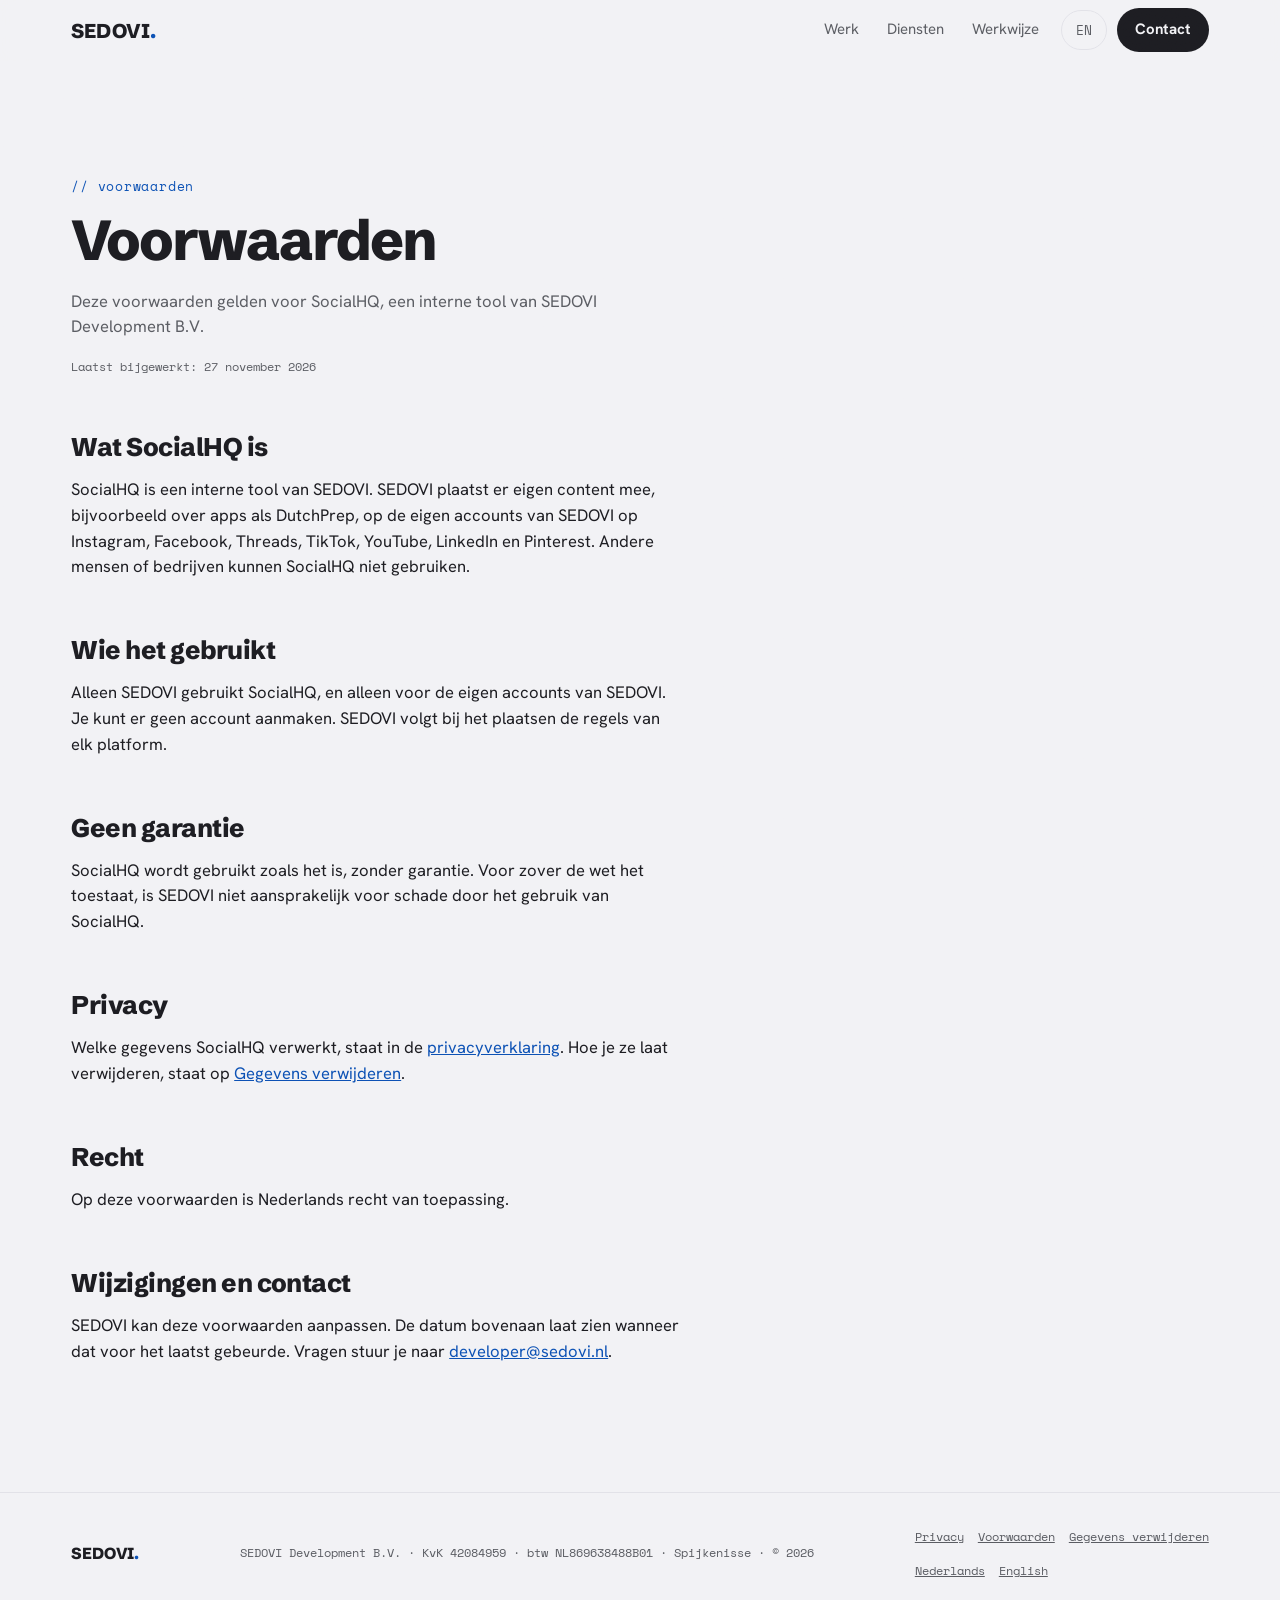
<file: terms.html>
<!DOCTYPE html>
<html lang="nl">
<head>
<meta charset="utf-8">
<meta name="viewport" content="width=device-width, initial-scale=1">
<title>Voorwaarden · SEDOVI</title>
<meta name="description" content="De voorwaarden voor SocialHQ, de interne publicatietool van SEDOVI.">
<meta name="theme-color" content="#0d52b5">
<meta property="og:type" content="website">
<meta property="og:site_name" content="SEDOVI">
<meta property="og:locale" content="nl_NL">
<meta property="og:title" content="Voorwaarden · SEDOVI">
<meta property="og:url" content="https://sedovi.nl/terms">
<link rel="canonical" href="https://sedovi.nl/terms">
<link rel="alternate" hreflang="nl" href="https://sedovi.nl/terms">
<link rel="alternate" hreflang="en" href="https://sedovi.nl/en/terms">
<link rel="alternate" hreflang="x-default" href="https://sedovi.nl/terms">
<link rel="icon" href="data:image/svg+xml,%3Csvg xmlns='http://www.w3.org/2000/svg' viewBox='0 0 64 64'%3E%3Crect width='64' height='64' rx='14' fill='%230d52b5'/%3E%3Ctext x='32' y='45' font-family='Arial, sans-serif' font-size='40' font-weight='bold' fill='%23ffffff' text-anchor='middle'%3ES%3C/text%3E%3C/svg%3E">
<link rel="preconnect" href="https://fonts.googleapis.com">
<link rel="preconnect" href="https://fonts.gstatic.com" crossorigin>
<link href="https://fonts.googleapis.com/css2?family=Hanken+Grotesk:wght@400;700&family=Schibsted+Grotesk:wght@800&family=Space+Mono&display=swap" rel="stylesheet">
<link rel="stylesheet" href="/assets/site.css">
</head>
<body>
<a class="skip" href="#inhoud">Naar de inhoud</a>
<div class="grain" aria-hidden="true"></div>

<header class="top">
  <div class="wrap">
    <a href="/" class="logo" aria-label="SEDOVI, naar de homepagina">SEDOVI<span class="dot">.</span></a>
    <nav class="nav" aria-label="Hoofdmenu">
      <a class="sec" href="/#werk">Werk</a>
      <a class="sec" href="/#diensten">Diensten</a>
      <a class="sec" href="/#werkwijze">Werkwijze</a>
      <a class="lang" href="/en/terms" hreflang="en" lang="en" aria-label="English version">EN</a>
      <a class="cta" href="mailto:developer@sedovi.nl">Contact</a>
    </nav>
  </div>
</header>

<main id="inhoud" class="legal">
  <div class="wrap">
    <p class="kicker">// voorwaarden</p>
    <h1>Voorwaarden</h1>
    <p class="lede">Deze voorwaarden gelden voor SocialHQ, een interne tool van SEDOVI Development B.V.</p>
    <p class="fineprint">Laatst bijgewerkt: 27 november 2026</p>
    <h2>Wat SocialHQ is</h2>
    <p>SocialHQ is een interne tool van SEDOVI. SEDOVI plaatst er eigen content mee, bijvoorbeeld over apps als DutchPrep, op de eigen accounts van SEDOVI op Instagram, Facebook, Threads, TikTok, YouTube, LinkedIn en Pinterest. Andere mensen of bedrijven kunnen SocialHQ niet gebruiken.</p>

    <h2>Wie het gebruikt</h2>
    <p>Alleen SEDOVI gebruikt SocialHQ, en alleen voor de eigen accounts van SEDOVI. Je kunt er geen account aanmaken. SEDOVI volgt bij het plaatsen de regels van elk platform.</p>

    <h2>Geen garantie</h2>
    <p>SocialHQ wordt gebruikt zoals het is, zonder garantie. Voor zover de wet het toestaat, is SEDOVI niet aansprakelijk voor schade door het gebruik van SocialHQ.</p>

    <h2>Privacy</h2>
    <p>Welke gegevens SocialHQ verwerkt, staat in de <a href="/privacy">privacyverklaring</a>. Hoe je ze laat verwijderen, staat op <a href="/data-deletion">Gegevens verwijderen</a>.</p>

    <h2>Recht</h2>
    <p>Op deze voorwaarden is Nederlands recht van toepassing.</p>

    <h2>Wijzigingen en contact</h2>
    <p>SEDOVI kan deze voorwaarden aanpassen. De datum bovenaan laat zien wanneer dat voor het laatst gebeurde. Vragen stuur je naar <a href="mailto:developer@sedovi.nl">developer@sedovi.nl</a>.</p>
  </div>
</main>

<footer>
  <div class="wrap">
    <div class="logo">SEDOVI<span class="dot">.</span></div>
    <small>SEDOVI Development B.V. · KvK 42084959 · btw NL869638488B01 · Spijkenisse · © 2026</small>
    <div class="foot-nav">
      <nav aria-label="Juridisch"><a href="/privacy">Privacy</a><a href="/terms" aria-current="page">Voorwaarden</a><a href="/data-deletion">Gegevens verwijderen</a></nav>
      <nav aria-label="Taal"><a href="/terms" aria-current="page">Nederlands</a><a href="/en/terms" hreflang="en" lang="en">English</a></nav>
    </div>
  </div>
</footer>

<script src="/assets/site.js" defer></script>
</body>
</html>
</file>
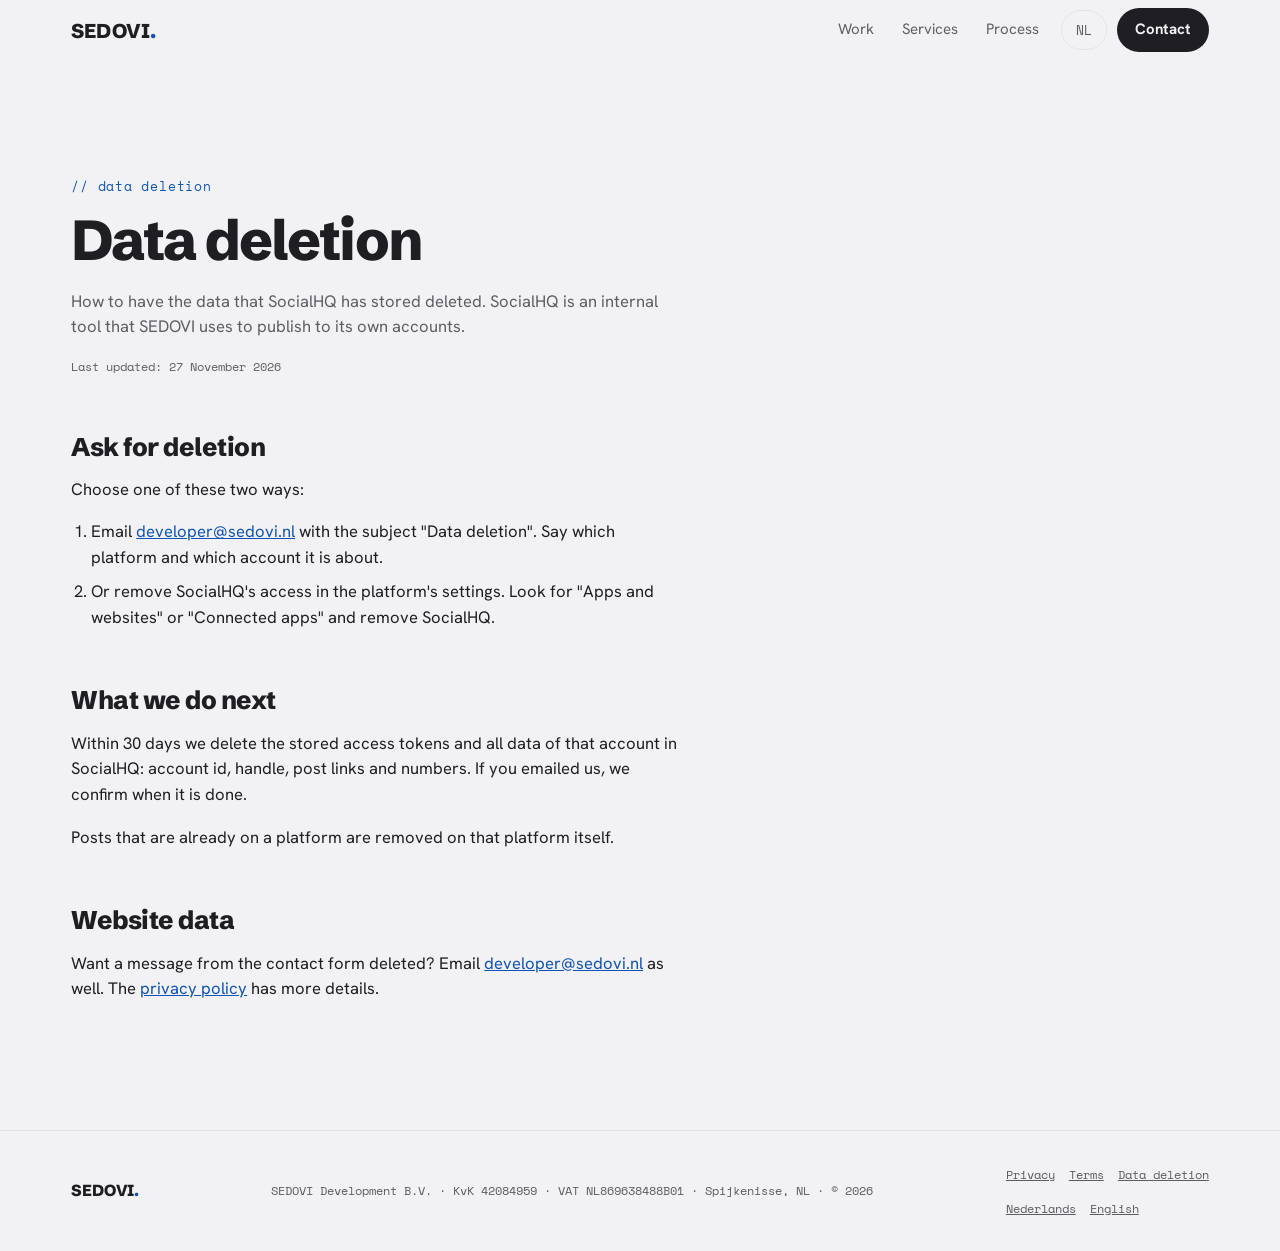
<file: en/data-deletion.html>
<!DOCTYPE html>
<html lang="en">
<head>
<meta charset="utf-8">
<meta name="viewport" content="width=device-width, initial-scale=1">
<title>Data deletion · SEDOVI</title>
<meta name="description" content="How to have the data SocialHQ by SEDOVI has stored deleted.">
<meta name="theme-color" content="#0d52b5">
<meta property="og:type" content="website">
<meta property="og:site_name" content="SEDOVI">
<meta property="og:locale" content="en_GB">
<meta property="og:title" content="Data deletion · SEDOVI">
<meta property="og:url" content="https://sedovi.nl/en/data-deletion">
<link rel="canonical" href="https://sedovi.nl/en/data-deletion">
<link rel="alternate" hreflang="nl" href="https://sedovi.nl/data-deletion">
<link rel="alternate" hreflang="en" href="https://sedovi.nl/en/data-deletion">
<link rel="alternate" hreflang="x-default" href="https://sedovi.nl/data-deletion">
<link rel="icon" href="data:image/svg+xml,%3Csvg xmlns='http://www.w3.org/2000/svg' viewBox='0 0 64 64'%3E%3Crect width='64' height='64' rx='14' fill='%230d52b5'/%3E%3Ctext x='32' y='45' font-family='Arial, sans-serif' font-size='40' font-weight='bold' fill='%23ffffff' text-anchor='middle'%3ES%3C/text%3E%3C/svg%3E">
<link rel="preconnect" href="https://fonts.googleapis.com">
<link rel="preconnect" href="https://fonts.gstatic.com" crossorigin>
<link href="https://fonts.googleapis.com/css2?family=Hanken+Grotesk:wght@400;700&family=Schibsted+Grotesk:wght@800&family=Space+Mono&display=swap" rel="stylesheet">
<link rel="stylesheet" href="/assets/site.css">
</head>
<body>
<a class="skip" href="#inhoud">Skip to content</a>
<div class="grain" aria-hidden="true"></div>

<header class="top">
  <div class="wrap">
    <a href="/en/" class="logo" aria-label="SEDOVI, to the home page">SEDOVI<span class="dot">.</span></a>
    <nav class="nav" aria-label="Main menu">
      <a class="sec" href="/en/#work">Work</a>
      <a class="sec" href="/en/#services">Services</a>
      <a class="sec" href="/en/#process">Process</a>
      <a class="lang" href="/data-deletion" hreflang="nl" lang="nl" aria-label="Nederlandse versie">NL</a>
      <a class="cta" href="mailto:developer@sedovi.nl">Contact</a>
    </nav>
  </div>
</header>

<main id="inhoud" class="legal">
  <div class="wrap">
    <p class="kicker">// data deletion</p>
    <h1>Data deletion</h1>
    <p class="lede">How to have the data that SocialHQ has stored deleted. SocialHQ is an internal tool that SEDOVI uses to publish to its own accounts.</p>
    <p class="fineprint">Last updated: 27 November 2026</p>
    <h2>Ask for deletion</h2>
    <p>Choose one of these two ways:</p>
    <ol>
      <li>Email <a href="mailto:developer@sedovi.nl">developer@sedovi.nl</a> with the subject "Data deletion". Say which platform and which account it is about.</li>
      <li>Or remove SocialHQ's access in the platform's settings. Look for "Apps and websites" or "Connected apps" and remove SocialHQ.</li>
    </ol>

    <h2>What we do next</h2>
    <p>Within 30 days we delete the stored access tokens and all data of that account in SocialHQ: account id, handle, post links and numbers. If you emailed us, we confirm when it is done.</p>
    <p>Posts that are already on a platform are removed on that platform itself.</p>

    <h2>Website data</h2>
    <p>Want a message from the contact form deleted? Email <a href="mailto:developer@sedovi.nl">developer@sedovi.nl</a> as well. The <a href="/en/privacy">privacy policy</a> has more details.</p>
  </div>
</main>

<footer>
  <div class="wrap">
    <div class="logo">SEDOVI<span class="dot">.</span></div>
    <small>SEDOVI Development B.V. · KvK 42084959 · VAT NL869638488B01 · Spijkenisse, NL · © 2026</small>
    <div class="foot-nav">
      <nav aria-label="Legal"><a href="/en/privacy">Privacy</a><a href="/en/terms">Terms</a><a href="/en/data-deletion" aria-current="page">Data deletion</a></nav>
      <nav aria-label="Language"><a href="/data-deletion" hreflang="nl" lang="nl">Nederlands</a><a href="/en/data-deletion" aria-current="page">English</a></nav>
    </div>
  </div>
</footer>

<script src="/assets/site.js" defer></script>
</body>
</html>
</file>
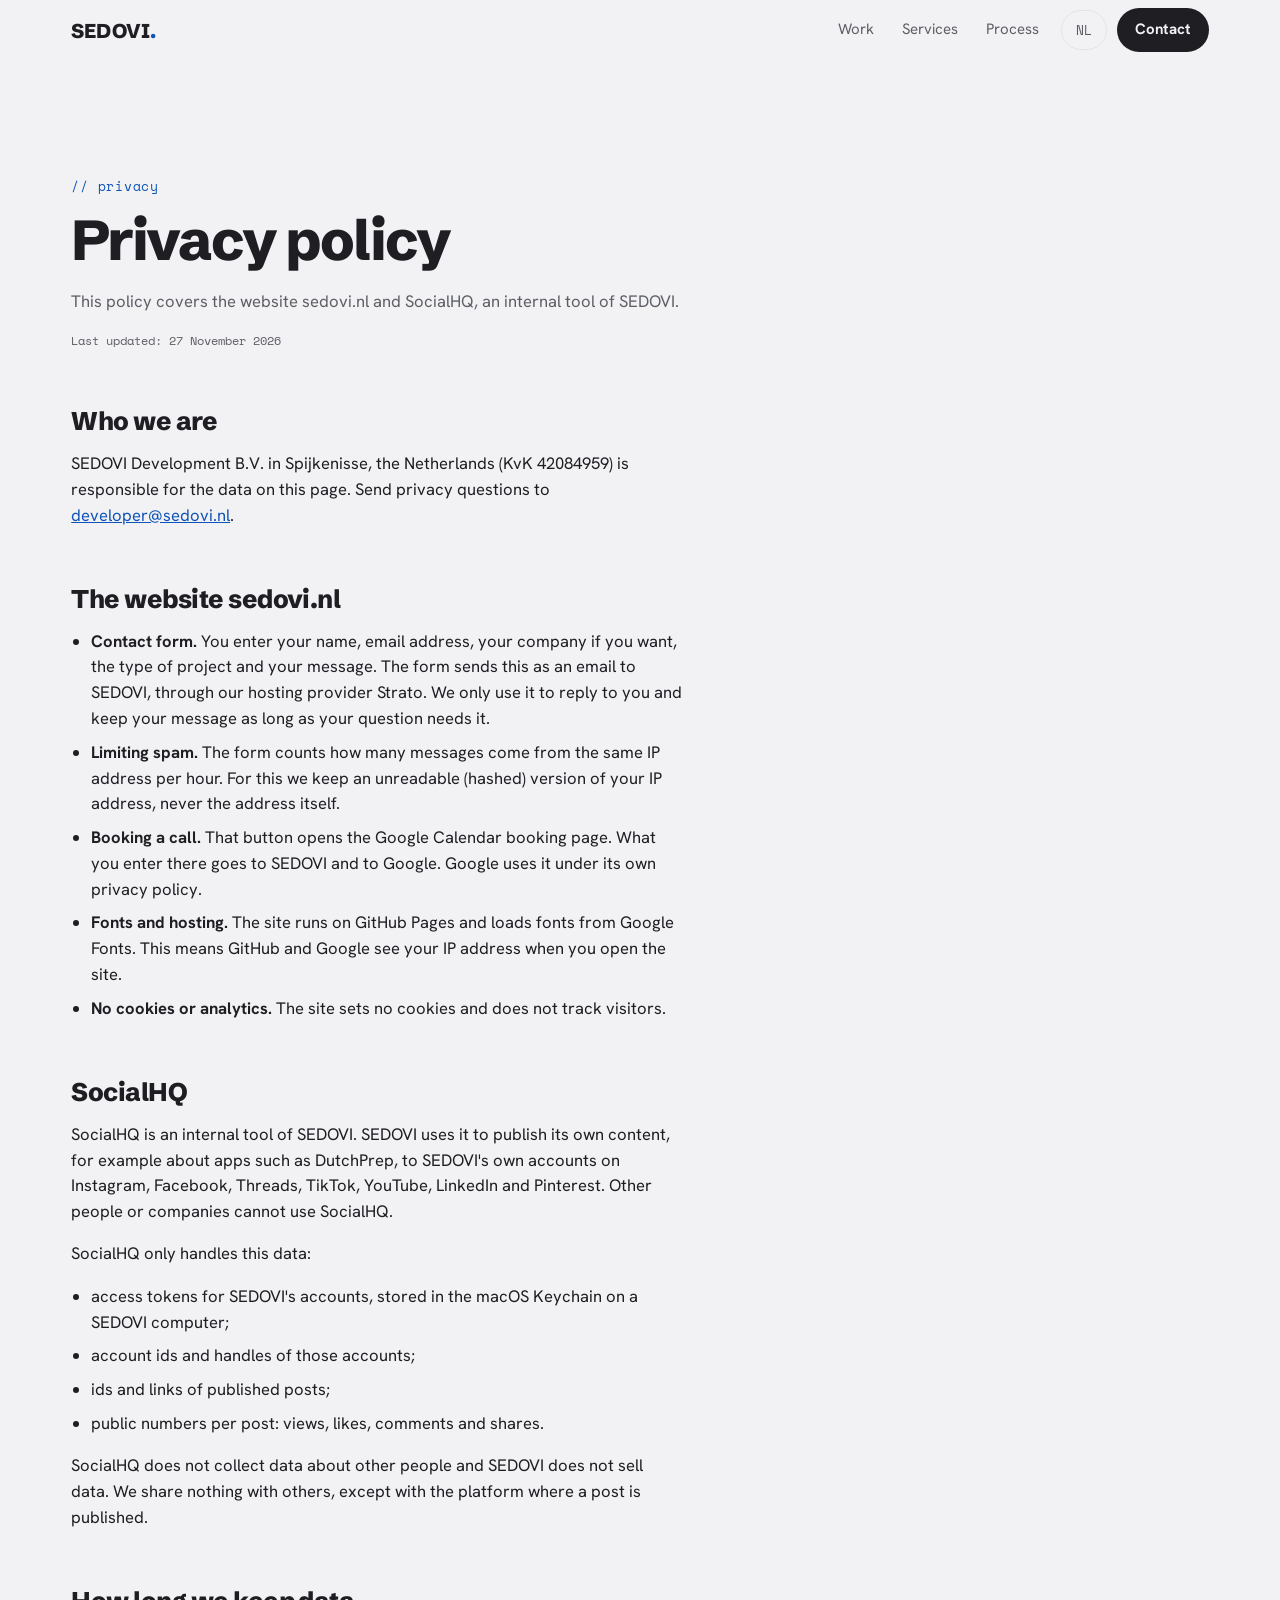
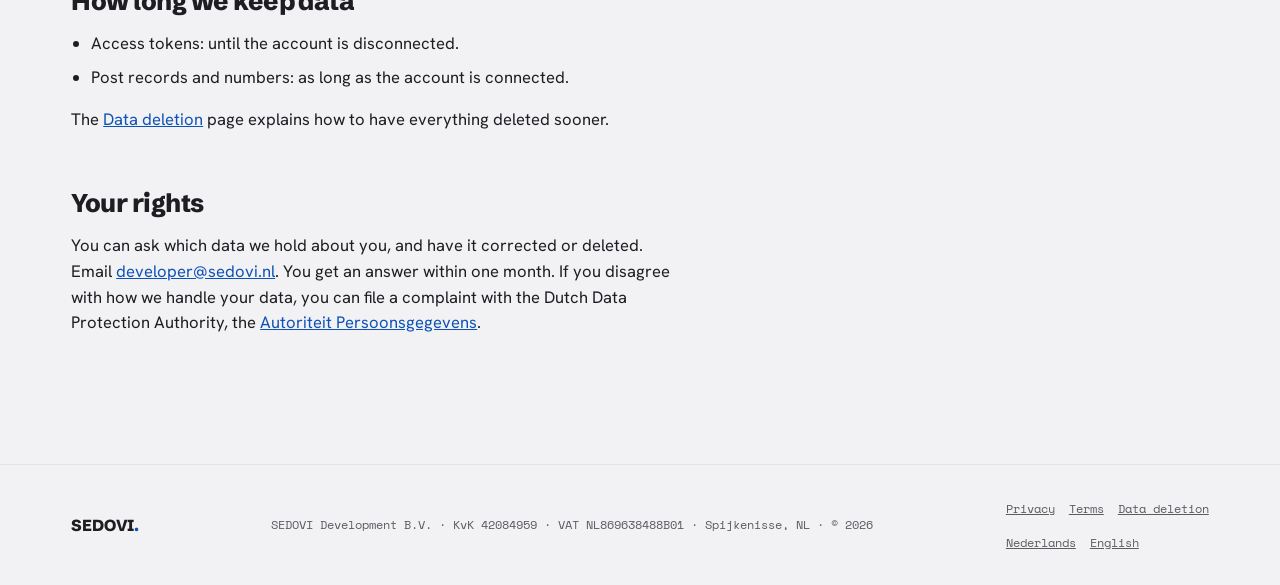
<file: en/privacy.html>
<!DOCTYPE html>
<html lang="en">
<head>
<meta charset="utf-8">
<meta name="viewport" content="width=device-width, initial-scale=1">
<title>Privacy policy · SEDOVI</title>
<meta name="description" content="What data SEDOVI handles through sedovi.nl and the internal tool SocialHQ, and what your rights are.">
<meta name="theme-color" content="#0d52b5">
<meta property="og:type" content="website">
<meta property="og:site_name" content="SEDOVI">
<meta property="og:locale" content="en_GB">
<meta property="og:title" content="Privacy policy · SEDOVI">
<meta property="og:url" content="https://sedovi.nl/en/privacy">
<link rel="canonical" href="https://sedovi.nl/en/privacy">
<link rel="alternate" hreflang="nl" href="https://sedovi.nl/privacy">
<link rel="alternate" hreflang="en" href="https://sedovi.nl/en/privacy">
<link rel="alternate" hreflang="x-default" href="https://sedovi.nl/privacy">
<link rel="icon" href="data:image/svg+xml,%3Csvg xmlns='http://www.w3.org/2000/svg' viewBox='0 0 64 64'%3E%3Crect width='64' height='64' rx='14' fill='%230d52b5'/%3E%3Ctext x='32' y='45' font-family='Arial, sans-serif' font-size='40' font-weight='bold' fill='%23ffffff' text-anchor='middle'%3ES%3C/text%3E%3C/svg%3E">
<link rel="preconnect" href="https://fonts.googleapis.com">
<link rel="preconnect" href="https://fonts.gstatic.com" crossorigin>
<link href="https://fonts.googleapis.com/css2?family=Hanken+Grotesk:wght@400;700&family=Schibsted+Grotesk:wght@800&family=Space+Mono&display=swap" rel="stylesheet">
<link rel="stylesheet" href="/assets/site.css">
</head>
<body>
<a class="skip" href="#inhoud">Skip to content</a>
<div class="grain" aria-hidden="true"></div>

<header class="top">
  <div class="wrap">
    <a href="/en/" class="logo" aria-label="SEDOVI, to the home page">SEDOVI<span class="dot">.</span></a>
    <nav class="nav" aria-label="Main menu">
      <a class="sec" href="/en/#work">Work</a>
      <a class="sec" href="/en/#services">Services</a>
      <a class="sec" href="/en/#process">Process</a>
      <a class="lang" href="/privacy" hreflang="nl" lang="nl" aria-label="Nederlandse versie">NL</a>
      <a class="cta" href="mailto:developer@sedovi.nl">Contact</a>
    </nav>
  </div>
</header>

<main id="inhoud" class="legal">
  <div class="wrap">
    <p class="kicker">// privacy</p>
    <h1>Privacy policy</h1>
    <p class="lede">This policy covers the website sedovi.nl and SocialHQ, an internal tool of SEDOVI.</p>
    <p class="fineprint">Last updated: 27 November 2026</p>
    <h2>Who we are</h2>
    <p>SEDOVI Development B.V. in Spijkenisse, the Netherlands (KvK 42084959) is responsible for the data on this page. Send privacy questions to <a href="mailto:developer@sedovi.nl">developer@sedovi.nl</a>.</p>

    <h2>The website sedovi.nl</h2>
    <ul>
      <li><strong>Contact form.</strong> You enter your name, email address, your company if you want, the type of project and your message. The form sends this as an email to SEDOVI, through our hosting provider Strato. We only use it to reply to you and keep your message as long as your question needs it.</li>
      <li><strong>Limiting spam.</strong> The form counts how many messages come from the same IP address per hour. For this we keep an unreadable (hashed) version of your IP address, never the address itself.</li>
      <li><strong>Booking a call.</strong> That button opens the Google Calendar booking page. What you enter there goes to SEDOVI and to Google. Google uses it under its own privacy policy.</li>
      <li><strong>Fonts and hosting.</strong> The site runs on GitHub Pages and loads fonts from Google Fonts. This means GitHub and Google see your IP address when you open the site.</li>
      <li><strong>No cookies or analytics.</strong> The site sets no cookies and does not track visitors.</li>
    </ul>

    <h2>SocialHQ</h2>
    <p>SocialHQ is an internal tool of SEDOVI. SEDOVI uses it to publish its own content, for example about apps such as DutchPrep, to SEDOVI's own accounts on Instagram, Facebook, Threads, TikTok, YouTube, LinkedIn and Pinterest. Other people or companies cannot use SocialHQ.</p>
    <p>SocialHQ only handles this data:</p>
    <ul>
      <li>access tokens for SEDOVI's accounts, stored in the macOS Keychain on a SEDOVI computer;</li>
      <li>account ids and handles of those accounts;</li>
      <li>ids and links of published posts;</li>
      <li>public numbers per post: views, likes, comments and shares.</li>
    </ul>
    <p>SocialHQ does not collect data about other people and SEDOVI does not sell data. We share nothing with others, except with the platform where a post is published.</p>

    <h2>How long we keep data</h2>
    <ul>
      <li>Access tokens: until the account is disconnected.</li>
      <li>Post records and numbers: as long as the account is connected.</li>
    </ul>
    <p>The <a href="/en/data-deletion">Data deletion</a> page explains how to have everything deleted sooner.</p>

    <h2>Your rights</h2>
    <p>You can ask which data we hold about you, and have it corrected or deleted. Email <a href="mailto:developer@sedovi.nl">developer@sedovi.nl</a>. You get an answer within one month. If you disagree with how we handle your data, you can file a complaint with the Dutch Data Protection Authority, the <a href="https://autoriteitpersoonsgegevens.nl/" rel="noopener">Autoriteit Persoonsgegevens</a>.</p>
  </div>
</main>

<footer>
  <div class="wrap">
    <div class="logo">SEDOVI<span class="dot">.</span></div>
    <small>SEDOVI Development B.V. · KvK 42084959 · VAT NL869638488B01 · Spijkenisse, NL · © 2026</small>
    <div class="foot-nav">
      <nav aria-label="Legal"><a href="/en/privacy" aria-current="page">Privacy</a><a href="/en/terms">Terms</a><a href="/en/data-deletion">Data deletion</a></nav>
      <nav aria-label="Language"><a href="/privacy" hreflang="nl" lang="nl">Nederlands</a><a href="/en/privacy" aria-current="page">English</a></nav>
    </div>
  </div>
</footer>

<script src="/assets/site.js" defer></script>
</body>
</html>
</file>
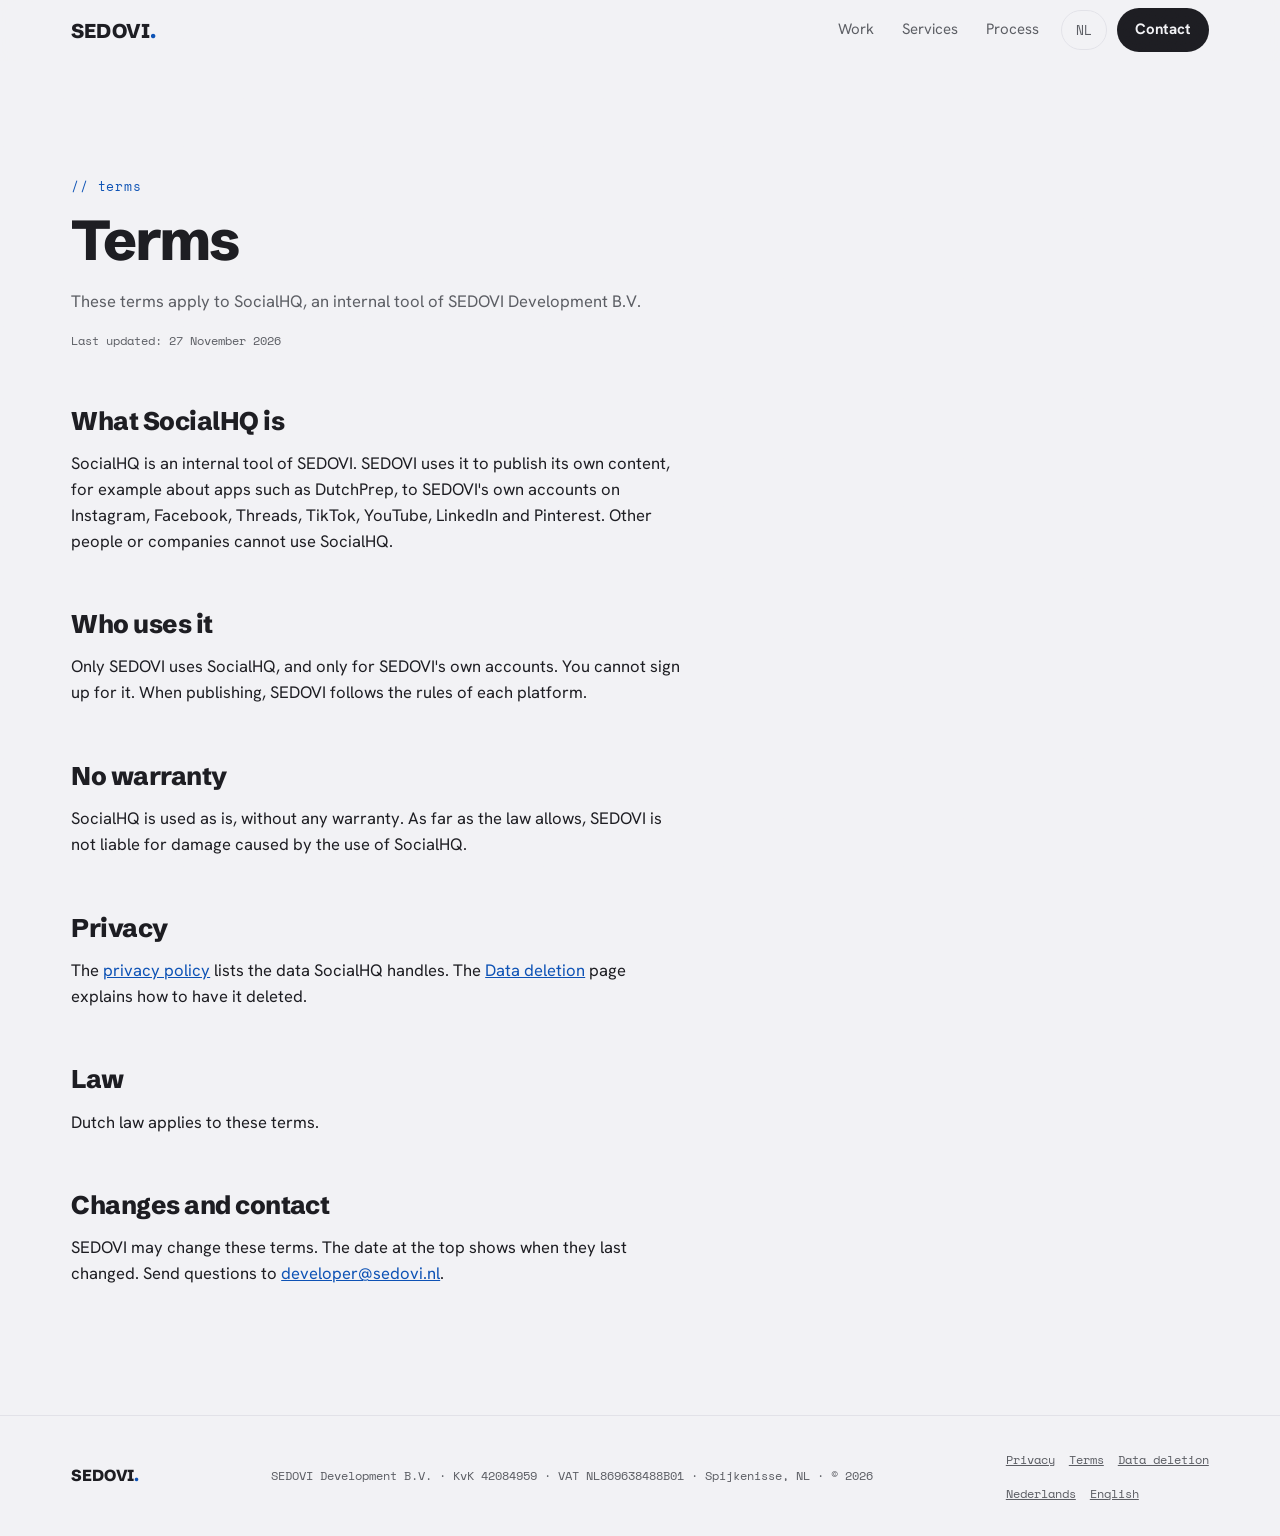
<file: en/terms.html>
<!DOCTYPE html>
<html lang="en">
<head>
<meta charset="utf-8">
<meta name="viewport" content="width=device-width, initial-scale=1">
<title>Terms · SEDOVI</title>
<meta name="description" content="The terms for SocialHQ, the internal publishing tool of SEDOVI.">
<meta name="theme-color" content="#0d52b5">
<meta property="og:type" content="website">
<meta property="og:site_name" content="SEDOVI">
<meta property="og:locale" content="en_GB">
<meta property="og:title" content="Terms · SEDOVI">
<meta property="og:url" content="https://sedovi.nl/en/terms">
<link rel="canonical" href="https://sedovi.nl/en/terms">
<link rel="alternate" hreflang="nl" href="https://sedovi.nl/terms">
<link rel="alternate" hreflang="en" href="https://sedovi.nl/en/terms">
<link rel="alternate" hreflang="x-default" href="https://sedovi.nl/terms">
<link rel="icon" href="data:image/svg+xml,%3Csvg xmlns='http://www.w3.org/2000/svg' viewBox='0 0 64 64'%3E%3Crect width='64' height='64' rx='14' fill='%230d52b5'/%3E%3Ctext x='32' y='45' font-family='Arial, sans-serif' font-size='40' font-weight='bold' fill='%23ffffff' text-anchor='middle'%3ES%3C/text%3E%3C/svg%3E">
<link rel="preconnect" href="https://fonts.googleapis.com">
<link rel="preconnect" href="https://fonts.gstatic.com" crossorigin>
<link href="https://fonts.googleapis.com/css2?family=Hanken+Grotesk:wght@400;700&family=Schibsted+Grotesk:wght@800&family=Space+Mono&display=swap" rel="stylesheet">
<link rel="stylesheet" href="/assets/site.css">
</head>
<body>
<a class="skip" href="#inhoud">Skip to content</a>
<div class="grain" aria-hidden="true"></div>

<header class="top">
  <div class="wrap">
    <a href="/en/" class="logo" aria-label="SEDOVI, to the home page">SEDOVI<span class="dot">.</span></a>
    <nav class="nav" aria-label="Main menu">
      <a class="sec" href="/en/#work">Work</a>
      <a class="sec" href="/en/#services">Services</a>
      <a class="sec" href="/en/#process">Process</a>
      <a class="lang" href="/terms" hreflang="nl" lang="nl" aria-label="Nederlandse versie">NL</a>
      <a class="cta" href="mailto:developer@sedovi.nl">Contact</a>
    </nav>
  </div>
</header>

<main id="inhoud" class="legal">
  <div class="wrap">
    <p class="kicker">// terms</p>
    <h1>Terms</h1>
    <p class="lede">These terms apply to SocialHQ, an internal tool of SEDOVI Development B.V.</p>
    <p class="fineprint">Last updated: 27 November 2026</p>
    <h2>What SocialHQ is</h2>
    <p>SocialHQ is an internal tool of SEDOVI. SEDOVI uses it to publish its own content, for example about apps such as DutchPrep, to SEDOVI's own accounts on Instagram, Facebook, Threads, TikTok, YouTube, LinkedIn and Pinterest. Other people or companies cannot use SocialHQ.</p>

    <h2>Who uses it</h2>
    <p>Only SEDOVI uses SocialHQ, and only for SEDOVI's own accounts. You cannot sign up for it. When publishing, SEDOVI follows the rules of each platform.</p>

    <h2>No warranty</h2>
    <p>SocialHQ is used as is, without any warranty. As far as the law allows, SEDOVI is not liable for damage caused by the use of SocialHQ.</p>

    <h2>Privacy</h2>
    <p>The <a href="/en/privacy">privacy policy</a> lists the data SocialHQ handles. The <a href="/en/data-deletion">Data deletion</a> page explains how to have it deleted.</p>

    <h2>Law</h2>
    <p>Dutch law applies to these terms.</p>

    <h2>Changes and contact</h2>
    <p>SEDOVI may change these terms. The date at the top shows when they last changed. Send questions to <a href="mailto:developer@sedovi.nl">developer@sedovi.nl</a>.</p>
  </div>
</main>

<footer>
  <div class="wrap">
    <div class="logo">SEDOVI<span class="dot">.</span></div>
    <small>SEDOVI Development B.V. · KvK 42084959 · VAT NL869638488B01 · Spijkenisse, NL · © 2026</small>
    <div class="foot-nav">
      <nav aria-label="Legal"><a href="/en/privacy">Privacy</a><a href="/en/terms" aria-current="page">Terms</a><a href="/en/data-deletion">Data deletion</a></nav>
      <nav aria-label="Language"><a href="/terms" hreflang="nl" lang="nl">Nederlands</a><a href="/en/terms" aria-current="page">English</a></nav>
    </div>
  </div>
</footer>

<script src="/assets/site.js" defer></script>
</body>
</html>
</file>
<file: assets/site.css>
:root{
  --bg:#f2f2f5; --surface:#ffffff; --ink:#1d1d22; --muted:#5b5d63; --line:#e2e2e8; --blue:#0d52b5; --blue-ink:#ffffff; --danger:#b3261e;
  --sans:'Hanken Grotesk',system-ui,sans-serif; --display:'Schibsted Grotesk',var(--sans); --mono:'Space Mono',ui-monospace,monospace;
  --gutter:clamp(20px,4vw,56px);
  --max:1240px;
  --section:clamp(72px,10vw,140px);
  --radius:18px; --radius-lg:28px; --pill:100px;
  --shadow:0 1px 2px rgba(29,29,34,.04),0 12px 32px -16px rgba(29,29,34,.18);
  --step-1:clamp(15px,1.1vw,16px);
  --step-0:clamp(16px,1.3vw,18px);
  --step-2:clamp(22px,2vw,28px);
  --step-3:clamp(32px,4.4vw,60px);
  --step-4:clamp(40px,7.2vw,112px);
}
*{box-sizing:border-box;}
html{scroll-behavior:smooth;scroll-padding-top:72px;}
html,body{margin:0;padding:0;background:var(--bg);color:var(--ink);}
body{font-family:var(--sans);font-size:var(--step-0);line-height:1.55;-webkit-font-smoothing:antialiased;overflow-x:hidden;}
::selection{background:var(--blue);color:var(--bg);}
a{color:inherit;}
img{display:block;max-width:100%;height:auto;}
:focus-visible{outline:2px solid var(--blue);outline-offset:3px;border-radius:4px;}
.skip{position:absolute;left:-9999px;top:8px;z-index:20;background:var(--surface);padding:10px 16px;border-radius:var(--pill);}
.skip:focus{left:var(--gutter);}

.grain{position:fixed;inset:0;z-index:30;pointer-events:none;opacity:.05;mix-blend-mode:overlay;background-image:url("data:image/svg+xml,%3Csvg xmlns='http://www.w3.org/2000/svg' width='180' height='180'%3E%3Cfilter id='n'%3E%3CfeTurbulence type='fractalNoise' baseFrequency='0.85' numOctaves='2' stitchTiles='stitch'/%3E%3C/filter%3E%3Crect width='100%25' height='100%25' filter='url(%23n)'/%3E%3C/svg%3E");}
.dot{color:var(--blue);}
.wrap{max-width:var(--max);margin:0 auto;padding:0 var(--gutter);}

/* header */
.top{position:sticky;top:0;z-index:10;background:rgba(242,242,245,.82);-webkit-backdrop-filter:saturate(1.6) blur(14px);backdrop-filter:saturate(1.6) blur(14px);border-bottom:1px solid transparent;transition:border-color .2s ease;}
.top.scrolled{border-bottom-color:var(--line);}
.top .wrap{display:flex;align-items:center;justify-content:space-between;gap:16px;height:60px;}
.logo{font-family:var(--display);font-weight:800;font-size:20px;letter-spacing:-.01em;text-decoration:none;}
.nav{display:flex;align-items:center;gap:4px;}
.nav a{font-size:15px;text-decoration:none;padding:10px 12px;border-radius:var(--pill);color:var(--muted);min-height:44px;display:inline-flex;align-items:center;}
.nav a:hover{color:var(--ink);}
.nav .lang{font-family:var(--mono);font-size:13px;border:1px solid var(--line);margin-left:6px;padding:8px 14px;min-height:40px;}
.nav .lang:hover{border-color:var(--ink);}
.nav .cta{background:var(--ink);color:var(--bg);margin-left:6px;padding:10px 18px;font-weight:700;}
.nav .cta:hover{color:var(--bg);background:var(--blue);}
@media (max-width:760px){ .nav .sec{display:none;} }

/* hero */
.hero{position:relative;}
.hero-content{width:100%;max-width:var(--max);margin:0 auto;padding:clamp(56px,9vw,128px) var(--gutter) 0;}
.eyebrow{font-family:var(--mono);font-size:13px;letter-spacing:.06em;color:var(--blue);margin:0 0 24px;}
h1{margin:0;font-family:var(--display);font-weight:800;font-size:var(--step-4);line-height:.94;letter-spacing:-.035em;max-width:18ch;}
h1 span[data-split]{display:block;text-wrap:balance;}
h1 .accent{color:var(--blue);}
.word-wrap{display:inline-block;overflow:hidden;vertical-align:top;padding-bottom:.16em;margin-bottom:-.16em;}
.word{display:inline-block;}
.sub{max-width:46ch;font-size:clamp(17px,1.5vw,20px);line-height:1.55;color:var(--muted);margin:36px 0 0;}
.actions{display:flex;flex-wrap:wrap;align-items:center;gap:12px 14px;margin-top:30px;}
.btn{display:inline-flex;align-items:center;gap:10px;min-height:48px;background:var(--blue);color:var(--blue-ink);padding:13px 24px;border-radius:var(--pill);text-decoration:none;font-weight:700;font-size:16px;transition:transform .2s ease,box-shadow .2s ease;}
.btn:hover{transform:translateY(-2px);box-shadow:0 12px 28px -12px rgba(13,82,181,.55);}
button.btn{border:0;font:inherit;font-weight:700;cursor:pointer;}
button.btn:disabled{opacity:.6;cursor:default;transform:none;box-shadow:none;}
.btn.ghost{background:transparent;color:var(--ink);border:1px solid rgba(29,29,34,.18);}
.btn.ghost:hover{border-color:var(--ink);box-shadow:none;}
.live{display:flex;flex-wrap:wrap;gap:8px 18px;margin:34px 0 0;padding:0;list-style:none;font-family:var(--mono);font-size:13px;color:var(--muted);}
.live li{display:inline-flex;align-items:center;gap:8px;}
.live li::before{content:"";width:8px;height:8px;border-radius:50%;background:#1f9d55;box-shadow:0 0 0 3px rgba(31,157,85,.15);}

/* sections */
section.block{padding:var(--section) 0 0;}
.kicker{font-family:var(--mono);font-size:13px;letter-spacing:.06em;color:var(--blue);margin:0 0 16px;}
h2{margin:0;font-family:var(--display);font-weight:800;font-size:var(--step-3);line-height:1;letter-spacing:-.03em;max-width:18ch;}
.lede{max-width:56ch;color:var(--muted);margin:20px 0 0;}
h3{margin:0;font-family:var(--display);font-weight:800;font-size:var(--step-2);letter-spacing:-.02em;line-height:1.1;}

/* work */
.rail-head{display:flex;justify-content:space-between;align-items:flex-end;gap:24px;flex-wrap:wrap;}
.rail-nav{display:flex;gap:10px;}
.rail-nav[hidden]{display:none;}
.rail-nav button{width:48px;height:48px;border-radius:50%;border:1px solid var(--line);background:var(--surface);color:var(--ink);font-size:18px;cursor:pointer;transition:border-color .2s ease,opacity .2s ease;}
.rail-nav button:hover:not(:disabled){border-color:var(--ink);}
.rail-nav button:disabled{opacity:.35;cursor:default;}
.projects{display:flex;gap:24px;overflow-x:auto;scroll-snap-type:x mandatory;overscroll-behavior-x:contain;scrollbar-width:none;--inset:calc((100vw - min(100vw,var(--max)))/2 + var(--gutter));margin:40px calc(-1*var(--inset)) 0;padding:8px var(--inset) 32px;scroll-padding-inline:var(--inset);}
.projects::-webkit-scrollbar{display:none;}
.project{flex:0 0 min(86vw,560px);scroll-snap-align:start;background:var(--surface);border-radius:var(--radius-lg);box-shadow:var(--shadow);display:flex;flex-direction:column;overflow:hidden;}
.project .body{padding:clamp(24px,3vw,40px);display:flex;flex-direction:column;flex:1;}
.tag{font-family:var(--mono);font-size:12px;letter-spacing:.04em;color:var(--muted);margin:0 0 14px;}
.project h3{font-size:clamp(28px,2.6vw,38px);}
.project p.desc{margin:16px 0 0;color:var(--muted);}
.facts{list-style:none;margin:24px 0 0;padding:0;border-top:1px solid var(--line);}
.facts li{padding:12px 0;border-bottom:1px solid var(--line);font-size:var(--step-1);display:flex;gap:12px;}
.facts li::before{content:"→";color:var(--blue);font-family:var(--mono);}
.links{display:flex;flex-wrap:wrap;gap:10px;margin-top:auto;padding-top:28px;}
.links a{display:inline-flex;align-items:center;gap:6px;min-height:44px;padding:10px 16px;border:1px solid var(--line);border-radius:var(--pill);text-decoration:none;font-size:15px;font-weight:700;}
.links a:hover{border-color:var(--ink);}
.media{order:-1;position:relative;overflow:hidden;aspect-ratio:16/10;background:linear-gradient(160deg,#e6ecf7 0%,#eef0f4 60%);padding:clamp(20px,3vw,32px) 0 0 clamp(20px,3vw,32px);}
.media.green{background:linear-gradient(160deg,#e3efe8 0%,#eef0ec 60%);}
.browser{width:100%;border-radius:12px 0 0 0;overflow:hidden;background:var(--surface);box-shadow:0 30px 60px -30px rgba(29,29,34,.35),0 0 0 1px rgba(29,29,34,.06);}
.browser .bar{height:30px;display:flex;align-items:center;gap:6px;padding:0 12px;border-bottom:1px solid var(--line);background:#f7f7f9;}
.browser .bar i{width:9px;height:9px;border-radius:50%;background:#d9d9df;}
.browser .bar span{margin-left:12px;font-family:var(--mono);font-size:11px;color:var(--muted);}
.phone{position:absolute;right:6%;top:24%;width:27%;border-radius:22px;overflow:hidden;border:5px solid #1d1d22;background:#1d1d22;box-shadow:0 30px 60px -20px rgba(29,29,34,.45);}
.phone img{border-radius:17px;}
.project .note{font-family:var(--mono);font-size:12px;color:var(--muted);margin:16px 0 0;}

/* services */
.services{display:grid;grid-template-columns:repeat(4,minmax(0,1fr));gap:16px;margin-top:48px;}
.service{background:var(--surface);border-radius:var(--radius);padding:28px 24px;display:flex;flex-direction:column;box-shadow:var(--shadow);}
.service h3{font-size:22px;}
.price{font-family:var(--mono);font-size:14px;color:var(--blue);margin:10px 0 0;}
.price strong{font-family:var(--display);font-size:30px;color:var(--ink);letter-spacing:-.02em;display:block;margin-top:2px;}
.service p{color:var(--muted);font-size:var(--step-1);margin:14px 0 0;}
.fineprint{font-family:var(--mono);font-size:12px;color:var(--muted);margin:18px 0 0;}

/* process */
.steps{display:grid;grid-template-columns:repeat(4,minmax(0,1fr));gap:0;margin:48px 0 0;padding:0;list-style:none;counter-reset:s;border-top:1px solid var(--ink);}
.steps li{padding:24px 24px 0 0;counter-increment:s;}
.steps li::before{content:"0" counter(s);display:block;font-family:var(--mono);font-size:13px;color:var(--blue);margin-bottom:18px;}
.steps h3{font-size:22px;}
.steps p{color:var(--muted);font-size:var(--step-1);margin:10px 0 0;}

/* faq */
.faq{margin-top:40px;background:var(--surface);border-radius:var(--radius);box-shadow:var(--shadow);overflow:hidden;}
.faq details{border-bottom:1px solid var(--line);}
.faq details:last-child{border-bottom:0;}
.faq summary{cursor:pointer;list-style:none;display:flex;justify-content:space-between;align-items:center;gap:16px;min-height:60px;padding:16px 24px;font-weight:700;}
.faq summary::-webkit-details-marker{display:none;}
.faq summary::after{content:"+";font-family:var(--mono);font-size:20px;color:var(--blue);transition:transform .2s ease;flex:none;}
.faq details[open] summary::after{transform:rotate(45deg);}
.faq details p{margin:0;padding:0 24px 22px;color:var(--muted);max-width:68ch;}

/* contact */
.contact-panel{margin:var(--section) 0 0;background:var(--blue);color:var(--blue-ink);border-radius:var(--radius-lg);padding:clamp(36px,6vw,80px);position:relative;overflow:hidden;}
.contact-panel h2{color:var(--blue-ink);max-width:14ch;}
.contact-panel p{color:rgba(255,255,255,.82);max-width:48ch;margin:20px 0 0;}
.contact-panel .btn{background:var(--surface);color:var(--blue);}
.contact-panel .btn:hover{box-shadow:0 12px 28px -12px rgba(0,0,0,.4);}

footer{margin-top:var(--section);border-top:1px solid var(--line);}
footer .wrap{padding-top:30px;padding-bottom:30px;display:flex;flex-wrap:wrap;gap:16px;justify-content:space-between;align-items:center;}
footer .logo{font-size:16px;}
footer small{font-family:var(--mono);font-size:12px;color:var(--muted);}
footer nav a{font-family:var(--mono);font-size:12px;color:var(--muted);margin-left:14px;}
.foot-nav{display:flex;flex-direction:column;gap:8px;}
footer nav a:first-child{margin-left:0;}

/* legal pages */
.legal{padding-top:clamp(56px,9vw,128px);}
.legal h1{font-size:var(--step-3);line-height:1;max-width:none;}
.legal h2{font-size:var(--step-2);letter-spacing:-.02em;line-height:1.1;max-width:none;margin:56px 0 0;}
.legal p,.legal ul,.legal ol{max-width:68ch;}
.legal h2 + p,.legal h2 + ul,.legal h2 + ol{margin-top:16px;}
.legal ul,.legal ol{padding-left:1.2em;}
.legal li{margin:8px 0;}
.legal p a,.legal li a{color:var(--blue);}

/* reveal */
.hero .eyebrow,.hero .sub,.hero .actions,.hero .live{opacity:0;transform:translateY(18px);transition:opacity .8s cubic-bezier(.2,.7,.2,1),transform .8s cubic-bezier(.2,.7,.2,1);}
.word{transform:translateY(120%);opacity:0;transition:transform 1.1s cubic-bezier(.16,1,.3,1),opacity .6s ease;transition-delay:calc(.1s + var(--i)*.05s);}
.ready .hero .eyebrow{opacity:1;transform:none;}
.ready .word{transform:none;opacity:1;}
.ready .hero .sub{opacity:1;transform:none;transition-delay:.5s;}
.ready .hero .actions{opacity:1;transform:none;transition-delay:.62s;}
.ready .hero .live{opacity:1;transform:none;transition-delay:.74s;}
@media (prefers-reduced-motion:reduce){
  html{scroll-behavior:auto;}
  .hero .eyebrow,.hero .sub,.hero .actions,.hero .live,.word{transition:none;}
}

/* responsive */
@media (min-width:1000px){
  .project{flex-basis:calc((min(100vw,var(--max)) - 2*var(--gutter) - 24px)/2);}
}
@media (max-width:1080px){
  .services{grid-template-columns:repeat(2,minmax(0,1fr));}
  .steps{grid-template-columns:repeat(2,minmax(0,1fr));}
  .steps li{padding-bottom:28px;}
}
@media (max-width:560px){
  .services{grid-template-columns:1fr;}
  .steps{grid-template-columns:1fr;}
  footer nav a{margin:0 14px 0 0;}
}

/* contact form sheet */
html:has(dialog[open]){overflow:hidden;}
.sheet{width:min(560px,calc(100vw - 32px));max-height:calc(100dvh - 32px);padding:0;border:0;border-radius:var(--radius-lg);background:var(--surface);color:var(--ink);box-shadow:0 40px 80px -30px rgba(29,29,34,.5);overflow:auto;}
.sheet::backdrop{background:rgba(29,29,34,.45);-webkit-backdrop-filter:blur(4px);backdrop-filter:blur(4px);}
.sheet h2{font-size:var(--step-2);}
.cf,.cf-done{padding:clamp(24px,4vw,40px);display:grid;gap:16px;}
.cf[hidden],.cf-done[hidden]{display:none;}
.cf-head{display:flex;justify-content:space-between;align-items:center;gap:16px;}
.cf-close{flex:none;width:44px;height:44px;border-radius:50%;border:1px solid var(--line);background:var(--surface);color:var(--ink);font-size:15px;cursor:pointer;}
.cf-close:hover{border-color:var(--ink);}
.cf-sub,.cf-done p{margin:0;color:var(--muted);}
.cf label{display:flex;flex-wrap:wrap;align-items:baseline;gap:6px;font-size:15px;font-weight:700;}
.cf label > input,.cf label > select,.cf label > textarea{flex-basis:100%;}
.cf label span{font-weight:400;color:var(--muted);}
.cf input,.cf select,.cf textarea{font:inherit;font-size:16px;font-weight:400;width:100%;min-height:48px;padding:12px 14px;border:1px solid var(--line);border-radius:12px;background:var(--bg);color:var(--ink);}
.cf input:focus,.cf select:focus,.cf textarea:focus{border-color:var(--blue);background:var(--surface);}
.cf select{-webkit-appearance:none;appearance:none;padding-right:40px;background-image:url("data:image/svg+xml,%3Csvg xmlns='http://www.w3.org/2000/svg' width='12' height='8' viewBox='0 0 12 8'%3E%3Cpath d='M1 1.5l5 5 5-5' fill='none' stroke='%235b5d63' stroke-width='1.6' stroke-linecap='round' stroke-linejoin='round'/%3E%3C/svg%3E");background-repeat:no-repeat;background-position:right 16px center;}
.cf textarea{resize:vertical;min-height:120px;}
.cf .bot{position:absolute;left:-9999px;}
.cf-privacy{margin:0;font-size:13px;color:var(--muted);}
.cf-actions{display:flex;align-items:center;flex-wrap:wrap;gap:16px;}
.cf-status{margin:0;font-size:14px;color:var(--muted);}
.cf-error{margin:0;font-size:14px;color:var(--danger);}
.cf-done .btn{justify-self:start;}
</file>
